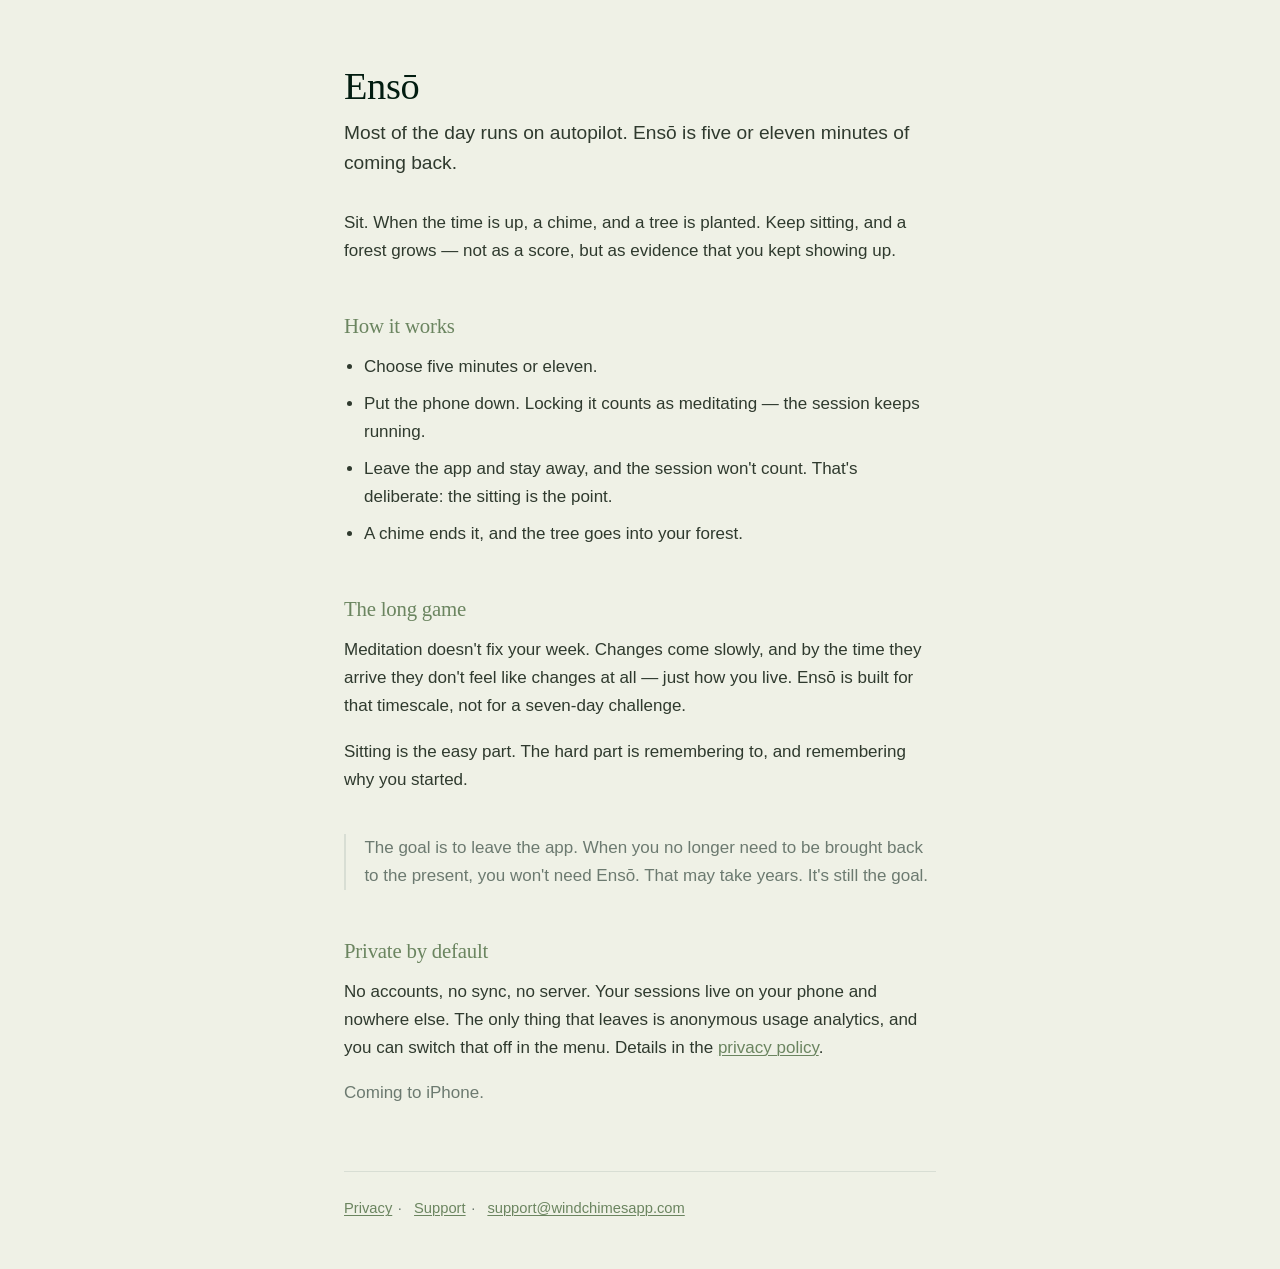
<file: index.html>
<!doctype html>
<html lang="en">
<head>
<meta charset="utf-8">
<meta name="viewport" content="width=device-width, initial-scale=1">
<title>Ensō — a meditation timer for coming back to the present</title>
<meta name="description" content="Ensō is a five- or eleven-minute meditation timer for iPhone. Sit, and a tree is planted. Keep sitting, and a forest grows.">
<link rel="stylesheet" href="/styles.css">
</head>
<body>
<div class="wrap">

  <h1>Ensō</h1>
  <p class="lede">Most of the day runs on autopilot. Ensō is five or eleven minutes of coming back.</p>

  <p>Sit. When the time is up, a chime, and a tree is planted. Keep sitting, and a forest grows — not as a score, but as evidence that you kept showing up.</p>

  <h2>How it works</h2>
  <ul>
    <li>Choose five minutes or eleven.</li>
    <li>Put the phone down. Locking it counts as meditating — the session keeps running.</li>
    <li>Leave the app and stay away, and the session won't count. That's deliberate: the sitting is the point.</li>
    <li>A chime ends it, and the tree goes into your forest.</li>
  </ul>

  <h2>The long game</h2>
  <p>Meditation doesn't fix your week. Changes come slowly, and by the time they arrive they don't feel like changes at all — just how you live. Ensō is built for that timescale, not for a seven-day challenge.</p>
  <p>Sitting is the easy part. The hard part is remembering to, and remembering why you started.</p>

  <div class="quiet">
    <p>The goal is to leave the app. When you no longer need to be brought back to the present, you won't need Ensō. That may take years. It's still the goal.</p>
  </div>

  <h2>Private by default</h2>
  <p>No accounts, no sync, no server. Your sessions live on your phone and nowhere else. The only thing that leaves is anonymous usage analytics, and you can switch that off in the menu. Details in the <a href="/privacy">privacy policy</a>.</p>

  <p style="color:var(--muted)">Coming to iPhone.</p>

  <footer>
    <a href="/privacy">Privacy</a><span class="sep">·</span>
    <a href="/support">Support</a><span class="sep">·</span>
    <a href="mailto:support@windchimesapp.com">support@windchimesapp.com</a>
  </footer>

</div>
</body>
</html>
</file>
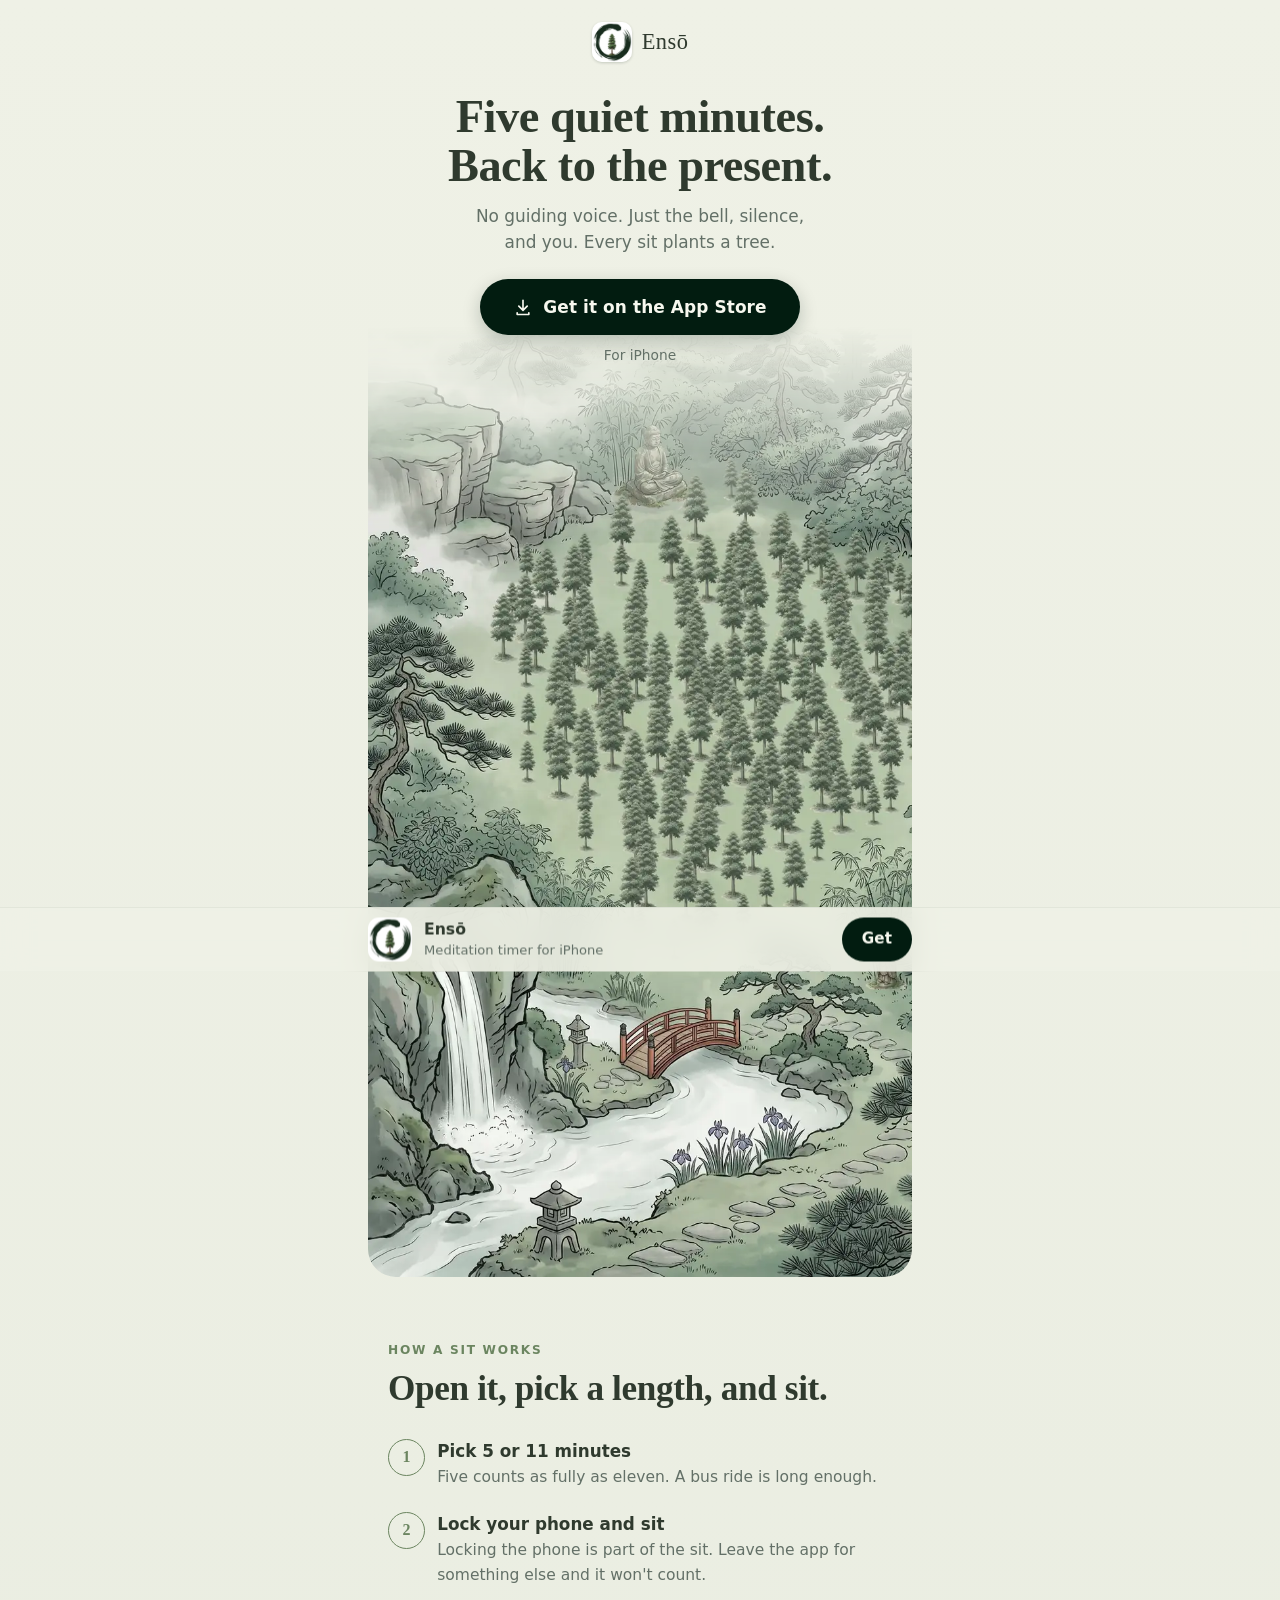
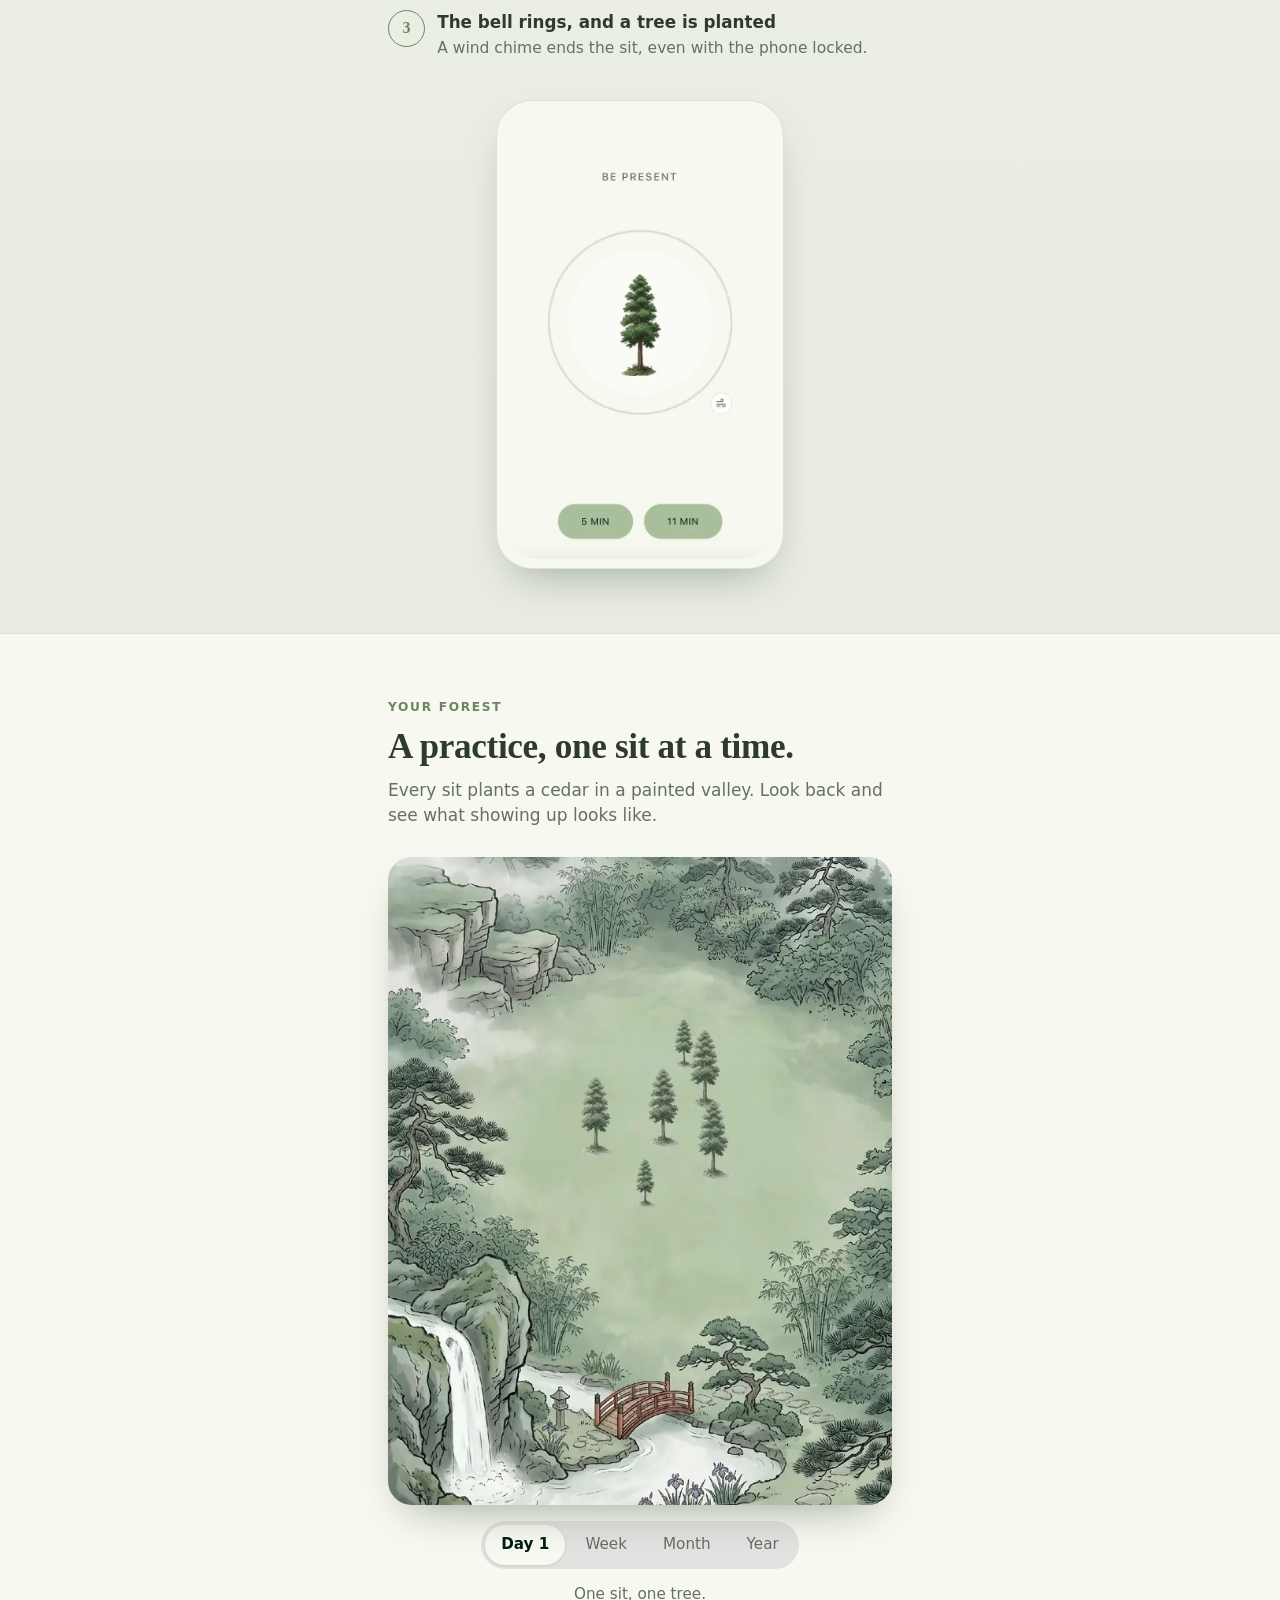
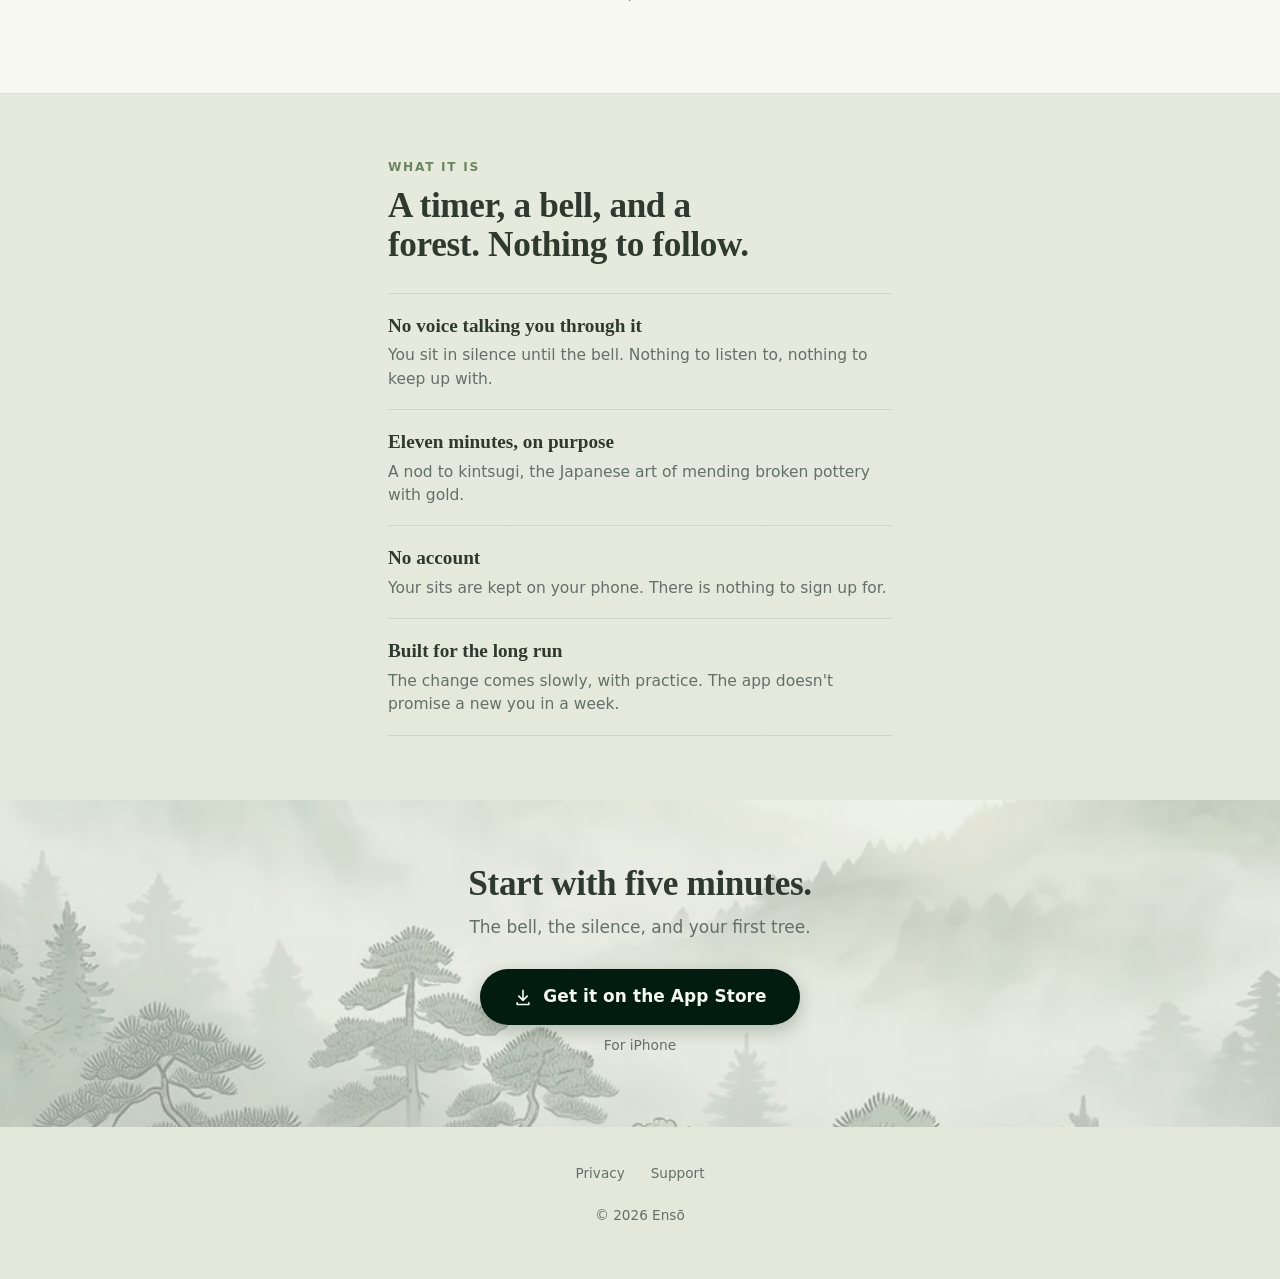
<file: enso/index.html>
<!doctype html>
<html lang="en">
<head>
<meta charset="utf-8">
<meta name="viewport" content="width=device-width, initial-scale=1, viewport-fit=cover">
<title>Ensō Meditation Timer</title>
<meta name="claude:viewport-fit-sides" content="cover">
<meta name="description" content="Five quiet minutes, back to the present. A meditation timer for iPhone with no guiding voice. Every sit plants a tree.">
<meta name="theme-color" content="#EFF1E6">
<meta name="apple-itunes-app" content="app-id=6796063642">
<meta property="og:type" content="website">
<meta property="og:title" content="Ensō: five quiet minutes, back to the present">
<meta property="og:description" content="A meditation timer with no guiding voice. Just the bell, silence, and you. Every sit plants a tree.">
<meta property="og:image" content="https://windchimesapp.com/enso/img/og.jpg">
<meta property="og:url" content="https://windchimesapp.com/enso">
<meta name="twitter:card" content="summary_large_image">
<link rel="icon" type="image/png" sizes="32x32" href="img/icon-32.png">
<link rel="apple-touch-icon" href="img/icon-180.png">
<link rel="preload" as="image" href="img/hero.webp" fetchpriority="high">
<style>
/* Layout: one phone-width column. The painting is the hero; its misty sky
   carries the headline and the download button, so both sit in the first
   screen of an Instagram in-app browser. A sticky bar keeps the button under
   the thumb once the hero scrolls away.
   Palette: the app's own tokens (src/theme/theme.ts). Light only, like the app. */
:root {
  --mist: #EFF1E6;       /* colors.background */
  --paper: #F7F8EF;      /* colors.surface */
  --ink: #2F3A2E;        /* colors.textPrimary */
  --ink-deep: #021C10;   /* colors.statsInk, the button */
  --muted: #637067;      /* colors.textSecondary, AA on mist */
  --sage: #6B8560;       /* colors.accent */
  --sage-soft: #A9BF9B;  /* colors.accentSoft */
  --line: rgba(74,101,73,0.15); /* colors.glassBorder */
  --display: "Iowan Old Style", "Palatino Linotype", Palatino, "Book Antiqua", Georgia, serif;
  --text: -apple-system, BlinkMacSystemFont, "SF Pro Text", system-ui, "Segoe UI", Roboto, sans-serif;
  --col: 34rem;
  color-scheme: light;
}
* { box-sizing: border-box; }
html { -webkit-text-size-adjust: 100%; }
body {
  margin: 0;
  background: var(--mist);
  color: var(--ink);
  font: 17px/1.5 var(--text);
  -webkit-font-smoothing: antialiased;
}
img { max-width: 100%; height: auto; display: block; }
a { color: inherit; }
:focus-visible { outline: 2px solid var(--sage); outline-offset: 3px; border-radius: 6px; }

.wrap {
  max-width: var(--col);
  margin: 0 auto;
  padding-left: max(20px, env(safe-area-inset-left, 0px));
  padding-right: max(20px, env(safe-area-inset-right, 0px));
}

/* ---------- Hero ---------- */
.hero { position: relative; max-width: var(--col); margin: 0 auto; overflow: hidden; }
.hero-copy {
  position: relative; z-index: 1;
  padding-top: calc(env(safe-area-inset-top, 0px) + 22px);
  padding-left: max(20px, env(safe-area-inset-left, 0px));
  padding-right: max(20px, env(safe-area-inset-right, 0px));
  display: flex; flex-direction: column; align-items: center; text-align: center;
}
.hero-art { /* the painting rises out of the page's mist under the button */
  width: 100%; margin-top: -40px;
  -webkit-mask-image: linear-gradient(to bottom, transparent 0, #000 22%);
          mask-image: linear-gradient(to bottom, transparent 0, #000 22%);
}
.brand { display: flex; align-items: center; gap: 10px; text-decoration: none; }
.brand img { width: 40px; height: 40px; border-radius: 10px; box-shadow: 0 1px 3px rgba(2,28,16,.18); }
.brand span { font: 500 1.4rem/1 var(--display); letter-spacing: .02em; }

h1, h2 { font-family: var(--display); font-weight: 600; text-wrap: balance; margin: 0; letter-spacing: -.01em; }
h1 { font-size: clamp(2.15rem, 9.6vw, 2.9rem); line-height: 1.06; margin-top: 30px; }
.lede { margin: 14px 0 0; font-size: 1.06rem; color: var(--muted); max-width: 22em; text-wrap: balance; }

/* ---------- Download button ---------- */
.cta { margin-top: 24px; display: flex; flex-direction: column; align-items: center; gap: 10px; width: 100%; }
.btn {
  display: inline-flex; align-items: center; justify-content: center; gap: 10px;
  min-height: 56px; width: 100%; max-width: 20rem; padding: 0 26px;
  border-radius: 999px; background: var(--ink-deep); color: var(--paper);
  font: 600 1.06rem/1 var(--text); text-decoration: none; letter-spacing: .005em;
  box-shadow: 0 6px 18px rgba(2,28,16,.22);
  transition: transform .15s ease, box-shadow .15s ease;
  -webkit-tap-highlight-color: transparent;
}
.btn:active { transform: scale(.97); box-shadow: 0 3px 10px rgba(2,28,16,.2); }
.btn svg { width: 20px; height: 20px; flex: none; }
.btn[aria-disabled="true"] { background: var(--sage-soft); color: var(--ink); box-shadow: none; pointer-events: none; }
.cta-note { font-size: .86rem; color: var(--muted); margin: 0; }

/* ---------- Sections ---------- */
section { padding-block: 64px; }
.eyebrow { font-size: .76rem; font-weight: 600; letter-spacing: .14em; text-transform: uppercase; color: var(--sage); margin: 0 0 10px; }
h2 { font-size: clamp(1.75rem, 7.4vw, 2.2rem); line-height: 1.12; }
.sub { color: var(--muted); margin: 12px 0 0; }

/* How a sit works */
.steps { list-style: none; padding: 0; margin: 30px 0 0; display: grid; gap: 22px; counter-reset: step; }
.steps li { display: grid; grid-template-columns: 2.2rem 1fr; gap: 14px; align-items: start; counter-increment: step; }
.steps li::before {
  content: counter(step); width: 2.2rem; height: 2.2rem; border-radius: 50%;
  border: 1.5px solid var(--sage); color: var(--sage);
  display: grid; place-items: center; font: 600 1rem/1 var(--display);
}
.steps b { display: block; font-weight: 600; font-size: 1.05rem; }
.steps span { color: var(--muted); font-size: .97rem; }

.phone {
  margin: 40px auto 0; width: min(78%, 18rem);
  border-radius: 36px; padding: 9px; background: var(--paper);
  border: 1px solid var(--line); box-shadow: 0 20px 44px -18px rgba(2,28,16,.35);
}
.phone img { border-radius: 28px; width: 100%; aspect-ratio: 600 / 1005; object-fit: cover; }

/* The forest across a year */
.grow { background: var(--paper); border-block: 1px solid var(--line); }
.frame {
  position: relative; margin-top: 28px; border-radius: 24px; overflow: hidden;
  aspect-ratio: 640 / 1081; max-height: 72vh; width: 100%;
  background: #DCE3D6; box-shadow: 0 20px 44px -20px rgba(2,28,16,.4);
}
.frame img { position: absolute; inset: 0; width: 100%; height: 100%; object-fit: cover; opacity: 0; transition: opacity .7s ease; }
.frame img.on { opacity: 1; }
.tabs {
  display: flex; gap: 4px; padding: 4px; margin: 16px auto 0; width: fit-content; max-width: 100%;
  background: #E4E2E1; border-radius: 999px;
}
.tabs button {
  appearance: none; border: 0; background: transparent; color: var(--muted);
  font: 500 .95rem/1 var(--text); min-height: 40px; padding: 0 16px; border-radius: 999px; cursor: pointer;
  -webkit-tap-highlight-color: transparent;
}
.tabs button[aria-selected="true"] { background: var(--paper); color: var(--ink-deep); font-weight: 600; box-shadow: 0 1px 3px rgba(2,28,16,.12); }
.caption { text-align: center; color: var(--muted); font-size: .95rem; margin: 14px 0 0; min-height: 3em; }

/* What it is, plainly */
.facts { list-style: none; padding: 0; margin: 28px 0 0; display: grid; gap: 0; }
.facts li { padding: 18px 0; border-top: 1px solid var(--line); display: grid; gap: 4px; }
.facts li:last-child { border-bottom: 1px solid var(--line); }
.facts b { font-family: var(--display); font-weight: 600; font-size: 1.2rem; }
.facts span { color: var(--muted); font-size: .97rem; }

/* Closing */
.close { position: relative; text-align: center; overflow: hidden; padding-bottom: 72px; }
.close-art { position: absolute; inset: 0; width: 100%; height: 100%; object-fit: cover; opacity: .4; }
.close .wrap { position: relative; }
.close .cta { margin-top: 28px; }

footer { padding-block: 28px 40px; text-align: center; font-size: .85rem; color: var(--muted); }
footer nav { display: flex; justify-content: center; gap: 22px; margin-bottom: 10px; }
footer a { text-decoration: none; padding: 8px 2px; }
footer a:hover { text-decoration: underline; }

/* Sticky bar: appears once the hero button has scrolled away */
.dock {
  position: fixed; left: 0; right: 0; bottom: 0; z-index: 20;
  padding: 10px max(16px, env(safe-area-inset-right, 0px)) calc(10px + env(safe-area-inset-bottom, 0px)) max(16px, env(safe-area-inset-left, 0px));
  background: rgba(239,241,230,.9); -webkit-backdrop-filter: blur(14px); backdrop-filter: blur(14px);
  border-top: 1px solid var(--line);
  transform: translateY(110%); transition: transform .3s ease;
}
.dock.show { transform: none; }
.dock-in { max-width: var(--col); margin: 0 auto; display: flex; align-items: center; gap: 12px; }
.dock-in img { width: 44px; height: 44px; border-radius: 11px; flex: none; }
.dock-in div { flex: 1; min-width: 0; line-height: 1.25; }
.dock-in strong { display: block; font-size: .98rem; }
.dock-in small { color: var(--muted); font-size: .82rem; }
.dock .btn { width: auto; min-height: 44px; padding: 0 20px; font-size: .95rem; box-shadow: none; }

@media (min-width: 700px) {
  body { background: linear-gradient(var(--mist), #E3E8DB); }
  .hero { border-radius: 0 0 28px 28px; }
}
@media (prefers-reduced-motion: reduce) {
  *, *::before, *::after { transition: none !important; }
}
</style>
</head>
<body>

<header class="hero">
  <div class="hero-copy">
    <a class="brand" href="#" aria-label="Ensō">
      <img src="img/icon-96.png" width="40" height="40" alt="">
      <span>Ensō</span>
    </a>
    <h1>Five quiet minutes. Back to the present.</h1>
    <p class="lede">No guiding voice. Just the bell, silence, and you. Every sit plants a tree.</p>
    <div class="cta">
      <a class="btn js-store" href="https://apps.apple.com/app/id6796063642">
        <svg viewBox="0 0 24 24" aria-hidden="true"><path fill="currentColor" d="M12 3a1 1 0 0 1 1 1v9.59l3.3-3.3a1 1 0 1 1 1.4 1.42l-5 5a1 1 0 0 1-1.4 0l-5-5a1 1 0 1 1 1.4-1.42l3.3 3.3V4a1 1 0 0 1 1-1Zm-7 15a1 1 0 0 1 1 1v1h12v-1a1 1 0 1 1 2 0v2a1 1 0 0 1-1 1H5a1 1 0 0 1-1-1v-2a1 1 0 0 1 1-1Z"/></svg>
        <span class="js-store-label">Get it on the App Store</span>
      </a>
      <p class="cta-note js-store-note">For iPhone</p>
    </div>
  </div>
  <img class="hero-art" src="img/hero.webp" width="828" height="1449" alt="A painted Japanese valley: a meadow full of young cedar trees, a waterfall, a red bridge and stone lanterns in the mist." fetchpriority="high">
</header>

<main>
  <section aria-labelledby="how">
    <div class="wrap">
      <p class="eyebrow">How a sit works</p>
      <h2 id="how">Open it, pick a length, and sit.</h2>
      <ol class="steps">
        <li><div><b>Pick 5 or 11 minutes</b><span>Five counts as fully as eleven. A bus ride is long enough.</span></div></li>
        <li><div><b>Lock your phone and sit</b><span>Locking the phone is part of the sit. Leave the app for something else and it won't count.</span></div></li>
        <li><div><b>The bell rings, and a tree is planted</b><span>A wind chime ends the sit, even with the phone locked.</span></div></li>
      </ol>
      <div class="phone">
        <img src="img/timer.webp" width="600" height="1005" loading="lazy" alt="The Ensō timer: a cedar tree inside a circle, the words Be present, and two buttons, 5 min and 11 min.">
      </div>
    </div>
  </section>

  <section class="grow" aria-labelledby="grow">
    <div class="wrap">
      <p class="eyebrow">Your forest</p>
      <h2 id="grow">A practice, one sit at a time.</h2>
      <p class="sub">Every sit plants a cedar in a painted valley. Look back and see what showing up looks like.</p>
      <div class="frame" id="frame">
        <img class="on" src="img/grow-1.webp" width="640" height="1081" alt="The valley on the first day, with one young cedar in the meadow.">
        <img src="img/grow-2.webp" width="640" height="1081" loading="lazy" alt="After a week, a handful of cedars stand in the meadow.">
        <img src="img/grow-3.webp" width="640" height="1081" loading="lazy" alt="After a month, the meadow holds dozens of cedars.">
        <img src="img/grow-4.webp" width="640" height="1081" loading="lazy" alt="After a year, the meadow is a dense cedar forest.">
      </div>
      <div class="tabs" role="tablist" aria-label="Show the forest after">
        <button role="tab" aria-selected="true" aria-controls="frame" id="t0">Day 1</button>
        <button role="tab" aria-selected="false" aria-controls="frame" id="t1">Week</button>
        <button role="tab" aria-selected="false" aria-controls="frame" id="t2">Month</button>
        <button role="tab" aria-selected="false" aria-controls="frame" id="t3">Year</button>
      </div>
      <p class="caption" id="caption" aria-live="polite">One sit, one tree.</p>
    </div>
  </section>

  <section aria-labelledby="plain">
    <div class="wrap">
      <p class="eyebrow">What it is</p>
      <h2 id="plain">A timer, a bell, and a forest. Nothing to follow.</h2>
      <ul class="facts">
        <li><b>No voice talking you through it</b><span>You sit in silence until the bell. Nothing to listen to, nothing to keep up with.</span></li>
        <li><b>Eleven minutes, on purpose</b><span>A nod to kintsugi, the Japanese art of mending broken pottery with gold.</span></li>
        <li><b>No account</b><span>Your sits are kept on your phone. There is nothing to sign up for.</span></li>
        <li><b>Built for the long run</b><span>The change comes slowly, with practice. The app doesn't promise a new you in a week.</span></li>
      </ul>
    </div>
  </section>

  <section class="close" aria-labelledby="start">
    <img class="close-art" src="img/mist.webp" width="990" height="558" loading="lazy" alt="">
    <div class="wrap">
      <h2 id="start">Start with five minutes.</h2>
      <p class="sub">The bell, the silence, and your first tree.</p>
      <div class="cta" id="close-cta">
        <a class="btn js-store" href="https://apps.apple.com/app/id6796063642">
          <svg viewBox="0 0 24 24" aria-hidden="true"><path fill="currentColor" d="M12 3a1 1 0 0 1 1 1v9.59l3.3-3.3a1 1 0 1 1 1.4 1.42l-5 5a1 1 0 0 1-1.4 0l-5-5a1 1 0 1 1 1.4-1.42l3.3 3.3V4a1 1 0 0 1 1-1Zm-7 15a1 1 0 0 1 1 1v1h12v-1a1 1 0 1 1 2 0v2a1 1 0 0 1-1 1H5a1 1 0 0 1-1-1v-2a1 1 0 0 1 1-1Z"/></svg>
          <span class="js-store-label">Get it on the App Store</span>
        </a>
        <p class="cta-note js-store-note">For iPhone</p>
      </div>
    </div>
  </section>
</main>

<footer>
  <div class="wrap">
    <nav aria-label="Legal and help">
      <a href="https://windchimesapp.com/privacy">Privacy</a>
      <a href="https://windchimesapp.com/support">Support</a>
    </nav>
    <p>© 2026 Ensō</p>
  </div>
</footer>

<div class="dock" id="dock" aria-hidden="true">
  <div class="dock-in">
    <img src="img/icon-96.png" width="44" height="44" alt="">
    <div><strong>Ensō</strong><small class="js-store-note">Meditation timer for iPhone</small></div>
    <a class="btn js-store" href="https://apps.apple.com/app/id6796063642" tabindex="-1"><span class="js-store-label">Get</span></a>
  </div>
</div>

<script>
(function () {
  // ---- Store link -------------------------------------------------------
  // App Store Connect campaign tracking: put your provider token in PT
  // (App Analytics > Acquisition > Campaigns > Generate a campaign link).
  // Each Instagram link can name itself with ?c=..., e.g. ?c=bio or ?c=reel-bell,
  // and that name is passed through as the campaign.
  var APP_ID = "6796063642";
  var PT = ""; // provider token, e.g. "123456789"
  var PLAY_URL = ""; // the Google Play listing, once there is one
  // Until then, Android visitors get a waitlist (a Google Form that only asks for an email).
  var WAITLIST_URL = "https://docs.google.com/forms/d/e/1FAIpQLSeubgwzyhcmUX3HkI9VnTxDyuLEY05QTIR1tpiXUVUJ6UV2dw/viewform";

  var q = new URLSearchParams(location.search);
  var campaign = (q.get("c") || "instagram").replace(/[^a-z0-9_-]/gi, "").slice(0, 40) || "instagram";
  var appStore = "https://apps.apple.com/app/id" + APP_ID + (PT ? "?pt=" + PT + "&ct=" + campaign + "&mt=8" : "");

  var ua = navigator.userAgent || "";
  var isAndroid = /Android/i.test(ua);

  var buttons = document.querySelectorAll(".js-store");
  var labels = document.querySelectorAll(".js-store-label");
  var notes = document.querySelectorAll(".js-store-note");

  if (isAndroid && PLAY_URL) {
    buttons.forEach(function (b) { b.href = PLAY_URL; });
    labels.forEach(function (l) { l.textContent = l.closest(".dock") ? "Get" : "Get it on Google Play"; });
    notes.forEach(function (n) { n.textContent = "For Android"; });
  } else if (isAndroid) {
    buttons.forEach(function (b) {
      if (b.closest(".dock")) { b.hidden = true; return; }
      b.href = WAITLIST_URL; b.target = "_blank"; b.rel = "noopener";
    });
    labels.forEach(function (l) { l.textContent = "Join the Android waitlist"; });
    notes.forEach(function (n) { n.textContent = n.closest(".dock") ? "Coming to Android" : "Ensō is on iPhone for now. We'll email you once, when Android is ready."; });
  } else {
    buttons.forEach(function (b) { b.href = appStore; });
  }

  // ---- Sticky download bar ---------------------------------------------
  var dock = document.getElementById("dock");
  var heroCta = document.querySelector(".hero .cta");
  var closeCta = document.getElementById("close-cta");
  if ("IntersectionObserver" in window && !(isAndroid && !PLAY_URL)) {
    var seen = { hero: true, close: false };
    var update = function () {
      var show = !seen.hero && !seen.close;
      dock.classList.toggle("show", show);
      dock.setAttribute("aria-hidden", show ? "false" : "true");
      dock.querySelector(".btn").tabIndex = show ? 0 : -1;
    };
    new IntersectionObserver(function (es) {
      es.forEach(function (e) { seen[e.target === heroCta ? "hero" : "close"] = e.isIntersecting; });
      update();
    }).observe(heroCta);
    new IntersectionObserver(function (es) {
      es.forEach(function (e) { seen.close = e.isIntersecting; });
      update();
    }).observe(closeCta);
  }

  // ---- The forest across a year ----------------------------------------
  var imgs = document.querySelectorAll("#frame img");
  var tabs = document.querySelectorAll(".tabs button");
  var caption = document.getElementById("caption");
  var captions = [
    "One sit, one tree.",
    "A week of showing up.",
    "A month in, the meadow is filling.",
    "A year later, a forest."
  ];
  var current = 0, timer = null;
  function show(i) {
    current = i;
    imgs.forEach(function (im, k) { im.classList.toggle("on", k === i); });
    tabs.forEach(function (t, k) { t.setAttribute("aria-selected", k === i ? "true" : "false"); });
    caption.textContent = captions[i];
  }
  tabs.forEach(function (t, i) {
    t.addEventListener("click", function () { stop(); show(i); });
  });
  function stop() { if (timer) { clearInterval(timer); timer = null; } }

  // Plays through once on its own when it comes into view, then waits for taps.
  var still = window.matchMedia && matchMedia("(prefers-reduced-motion: reduce)").matches;
  if (!still && "IntersectionObserver" in window) {
    var played = false;
    new IntersectionObserver(function (es, ob) {
      es.forEach(function (e) {
        if (!e.isIntersecting || played) return;
        played = true; ob.disconnect();
        timer = setInterval(function () {
          if (current >= imgs.length - 1) { stop(); return; }
          show(current + 1);
        }, 1800);
      });
    }, { threshold: 0.55 }).observe(document.getElementById("frame"));
  }
})();
</script>
</body>
</html>
</file>
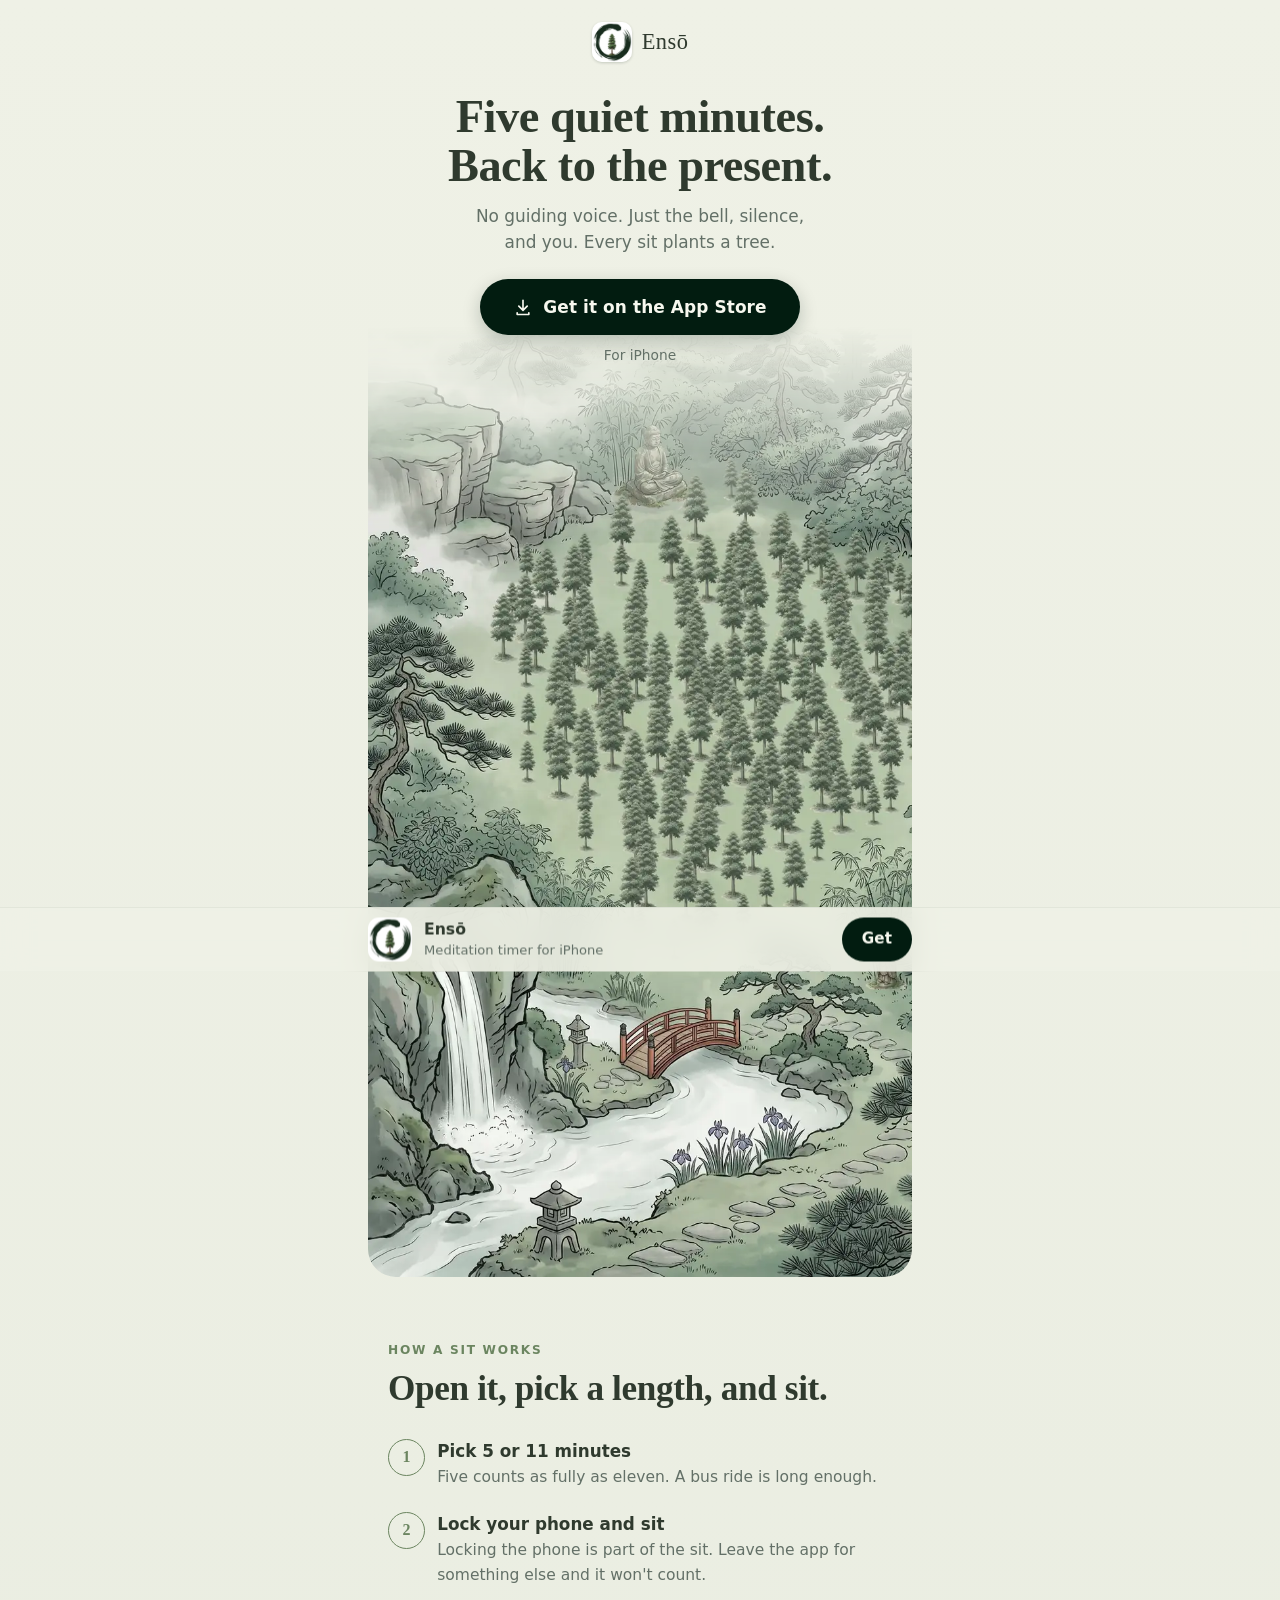
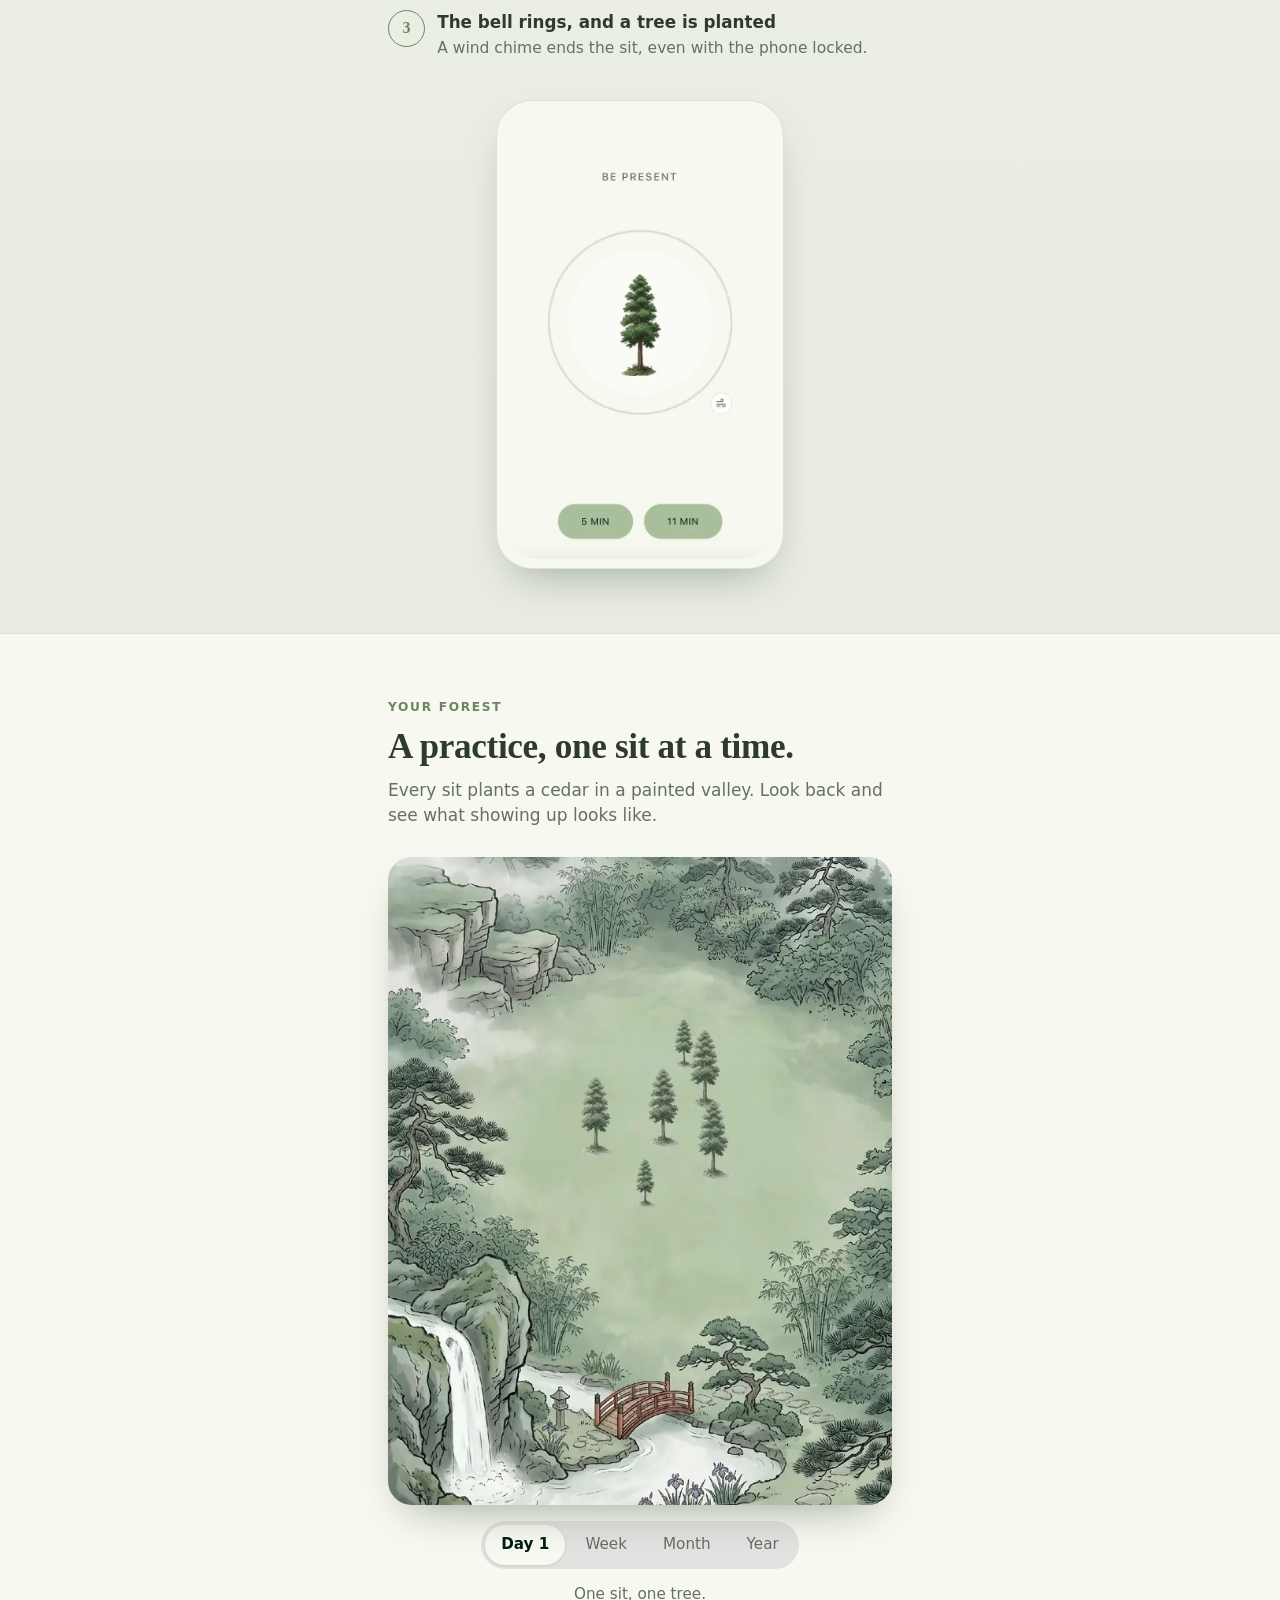
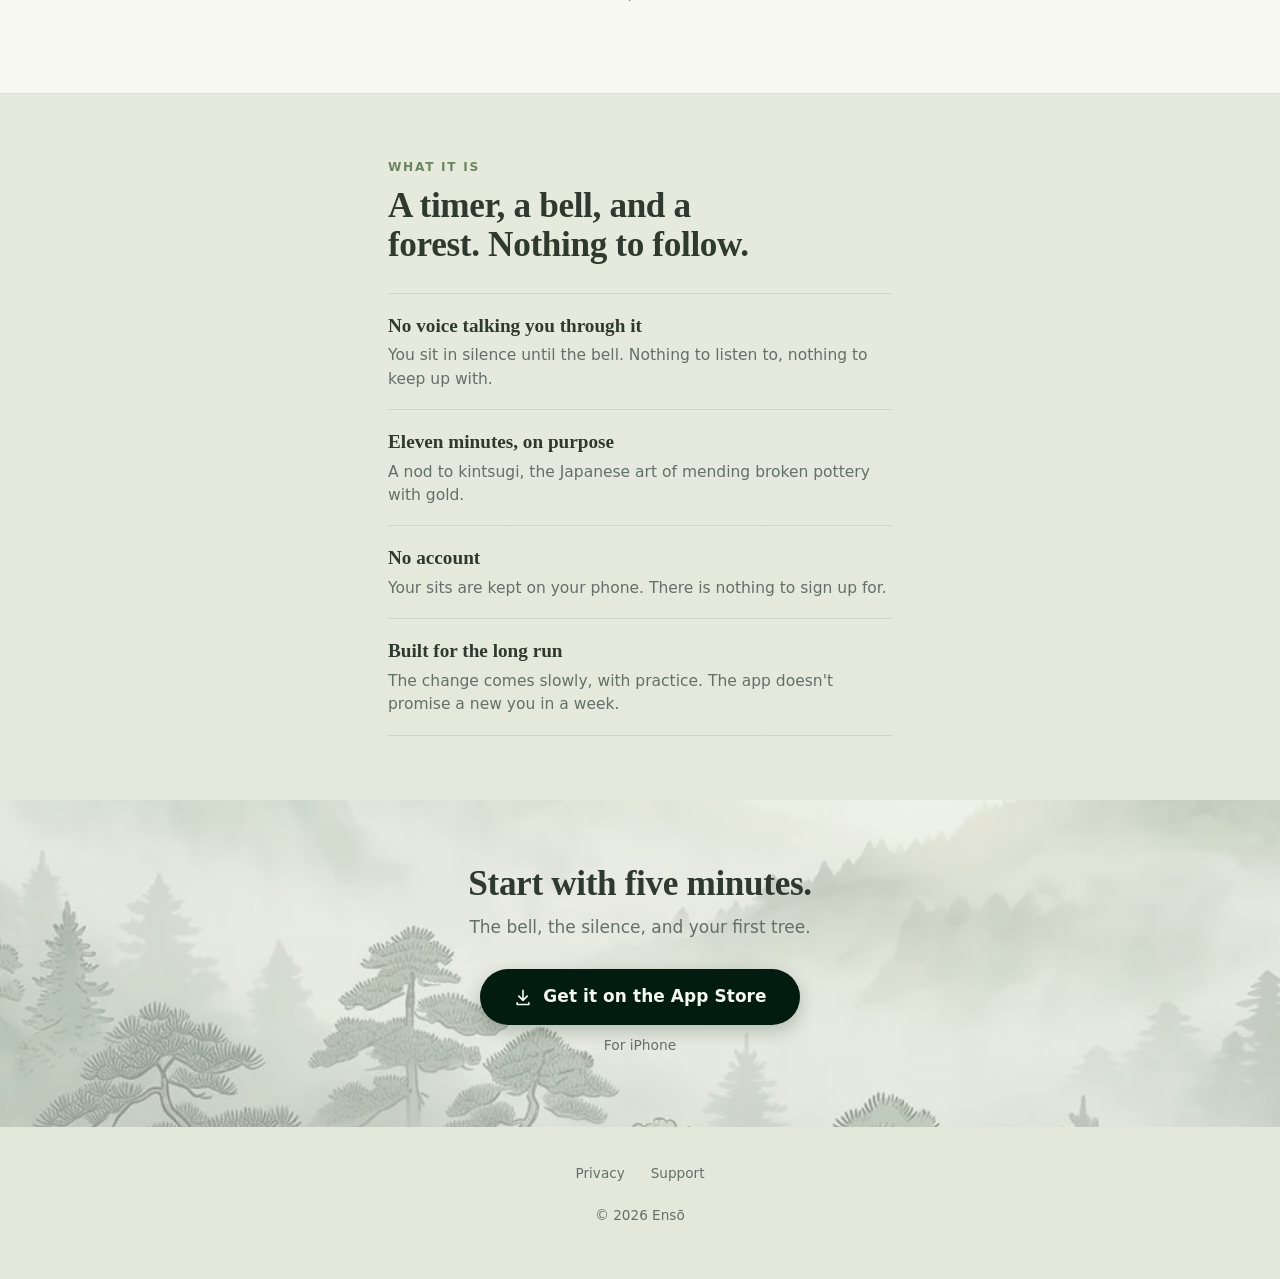
<file: get/index.html>
<!doctype html>
<html lang="en">
<head>
<meta charset="utf-8">
<meta name="viewport" content="width=device-width, initial-scale=1, viewport-fit=cover">
<title>Ensō Meditation Timer</title>
<meta name="claude:viewport-fit-sides" content="cover">
<meta name="description" content="Five quiet minutes, back to the present. A meditation timer for iPhone with no guiding voice. Every sit plants a tree.">
<meta name="theme-color" content="#EFF1E6">
<meta name="apple-itunes-app" content="app-id=6796063642">
<meta property="og:type" content="website">
<meta property="og:title" content="Ensō: five quiet minutes, back to the present">
<meta property="og:description" content="A meditation timer with no guiding voice. Just the bell, silence, and you. Every sit plants a tree.">
<meta property="og:image" content="https://windchimesapp.com/get/img/og.jpg">
<meta property="og:url" content="https://windchimesapp.com/get">
<meta name="twitter:card" content="summary_large_image">
<link rel="icon" type="image/png" sizes="32x32" href="img/icon-32.png">
<link rel="apple-touch-icon" href="img/icon-180.png">
<link rel="preload" as="image" href="img/hero.webp" fetchpriority="high">
<style>
/* Layout: one phone-width column. The painting is the hero; its misty sky
   carries the headline and the download button, so both sit in the first
   screen of an Instagram in-app browser. A sticky bar keeps the button under
   the thumb once the hero scrolls away.
   Palette: the app's own tokens (src/theme/theme.ts). Light only, like the app. */
:root {
  --mist: #EFF1E6;       /* colors.background */
  --paper: #F7F8EF;      /* colors.surface */
  --ink: #2F3A2E;        /* colors.textPrimary */
  --ink-deep: #021C10;   /* colors.statsInk, the button */
  --muted: #637067;      /* colors.textSecondary, AA on mist */
  --sage: #6B8560;       /* colors.accent */
  --sage-soft: #A9BF9B;  /* colors.accentSoft */
  --line: rgba(74,101,73,0.15); /* colors.glassBorder */
  --display: "Iowan Old Style", "Palatino Linotype", Palatino, "Book Antiqua", Georgia, serif;
  --text: -apple-system, BlinkMacSystemFont, "SF Pro Text", system-ui, "Segoe UI", Roboto, sans-serif;
  --col: 34rem;
  color-scheme: light;
}
* { box-sizing: border-box; }
html { -webkit-text-size-adjust: 100%; }
body {
  margin: 0;
  background: var(--mist);
  color: var(--ink);
  font: 17px/1.5 var(--text);
  -webkit-font-smoothing: antialiased;
}
img { max-width: 100%; height: auto; display: block; }
a { color: inherit; }
:focus-visible { outline: 2px solid var(--sage); outline-offset: 3px; border-radius: 6px; }

.wrap {
  max-width: var(--col);
  margin: 0 auto;
  padding-left: max(20px, env(safe-area-inset-left, 0px));
  padding-right: max(20px, env(safe-area-inset-right, 0px));
}

/* ---------- Hero ---------- */
.hero { position: relative; max-width: var(--col); margin: 0 auto; overflow: hidden; }
.hero-copy {
  position: relative; z-index: 1;
  padding-top: calc(env(safe-area-inset-top, 0px) + 22px);
  padding-left: max(20px, env(safe-area-inset-left, 0px));
  padding-right: max(20px, env(safe-area-inset-right, 0px));
  display: flex; flex-direction: column; align-items: center; text-align: center;
}
.hero-art { /* the painting rises out of the page's mist under the button */
  width: 100%; margin-top: -40px;
  -webkit-mask-image: linear-gradient(to bottom, transparent 0, #000 22%);
          mask-image: linear-gradient(to bottom, transparent 0, #000 22%);
}
.brand { display: flex; align-items: center; gap: 10px; text-decoration: none; }
.brand img { width: 40px; height: 40px; border-radius: 10px; box-shadow: 0 1px 3px rgba(2,28,16,.18); }
.brand span { font: 500 1.4rem/1 var(--display); letter-spacing: .02em; }

h1, h2 { font-family: var(--display); font-weight: 600; text-wrap: balance; margin: 0; letter-spacing: -.01em; }
h1 { font-size: clamp(2.15rem, 9.6vw, 2.9rem); line-height: 1.06; margin-top: 30px; }
.lede { margin: 14px 0 0; font-size: 1.06rem; color: var(--muted); max-width: 22em; text-wrap: balance; }

/* ---------- Download button ---------- */
.cta { margin-top: 24px; display: flex; flex-direction: column; align-items: center; gap: 10px; width: 100%; }
.btn {
  display: inline-flex; align-items: center; justify-content: center; gap: 10px;
  min-height: 56px; width: 100%; max-width: 20rem; padding: 0 26px;
  border-radius: 999px; background: var(--ink-deep); color: var(--paper);
  font: 600 1.06rem/1 var(--text); text-decoration: none; letter-spacing: .005em;
  box-shadow: 0 6px 18px rgba(2,28,16,.22);
  transition: transform .15s ease, box-shadow .15s ease;
  -webkit-tap-highlight-color: transparent;
}
.btn:active { transform: scale(.97); box-shadow: 0 3px 10px rgba(2,28,16,.2); }
.btn svg { width: 20px; height: 20px; flex: none; }
.btn[aria-disabled="true"] { background: var(--sage-soft); color: var(--ink); box-shadow: none; pointer-events: none; }
.cta-note { font-size: .86rem; color: var(--muted); margin: 0; }

/* ---------- Sections ---------- */
section { padding-block: 64px; }
.eyebrow { font-size: .76rem; font-weight: 600; letter-spacing: .14em; text-transform: uppercase; color: var(--sage); margin: 0 0 10px; }
h2 { font-size: clamp(1.75rem, 7.4vw, 2.2rem); line-height: 1.12; }
.sub { color: var(--muted); margin: 12px 0 0; }

/* How a sit works */
.steps { list-style: none; padding: 0; margin: 30px 0 0; display: grid; gap: 22px; counter-reset: step; }
.steps li { display: grid; grid-template-columns: 2.2rem 1fr; gap: 14px; align-items: start; counter-increment: step; }
.steps li::before {
  content: counter(step); width: 2.2rem; height: 2.2rem; border-radius: 50%;
  border: 1.5px solid var(--sage); color: var(--sage);
  display: grid; place-items: center; font: 600 1rem/1 var(--display);
}
.steps b { display: block; font-weight: 600; font-size: 1.05rem; }
.steps span { color: var(--muted); font-size: .97rem; }

.phone {
  margin: 40px auto 0; width: min(78%, 18rem);
  border-radius: 36px; padding: 9px; background: var(--paper);
  border: 1px solid var(--line); box-shadow: 0 20px 44px -18px rgba(2,28,16,.35);
}
.phone img { border-radius: 28px; width: 100%; aspect-ratio: 600 / 1005; object-fit: cover; }

/* The forest across a year */
.grow { background: var(--paper); border-block: 1px solid var(--line); }
.frame {
  position: relative; margin-top: 28px; border-radius: 24px; overflow: hidden;
  aspect-ratio: 640 / 1081; max-height: 72vh; width: 100%;
  background: #DCE3D6; box-shadow: 0 20px 44px -20px rgba(2,28,16,.4);
}
.frame img { position: absolute; inset: 0; width: 100%; height: 100%; object-fit: cover; opacity: 0; transition: opacity .7s ease; }
.frame img.on { opacity: 1; }
.tabs {
  display: flex; gap: 4px; padding: 4px; margin: 16px auto 0; width: fit-content; max-width: 100%;
  background: #E4E2E1; border-radius: 999px;
}
.tabs button {
  appearance: none; border: 0; background: transparent; color: var(--muted);
  font: 500 .95rem/1 var(--text); min-height: 40px; padding: 0 16px; border-radius: 999px; cursor: pointer;
  -webkit-tap-highlight-color: transparent;
}
.tabs button[aria-selected="true"] { background: var(--paper); color: var(--ink-deep); font-weight: 600; box-shadow: 0 1px 3px rgba(2,28,16,.12); }
.caption { text-align: center; color: var(--muted); font-size: .95rem; margin: 14px 0 0; min-height: 3em; }

/* What it is, plainly */
.facts { list-style: none; padding: 0; margin: 28px 0 0; display: grid; gap: 0; }
.facts li { padding: 18px 0; border-top: 1px solid var(--line); display: grid; gap: 4px; }
.facts li:last-child { border-bottom: 1px solid var(--line); }
.facts b { font-family: var(--display); font-weight: 600; font-size: 1.2rem; }
.facts span { color: var(--muted); font-size: .97rem; }

/* Closing */
.close { position: relative; text-align: center; overflow: hidden; padding-bottom: 72px; }
.close-art { position: absolute; inset: 0; width: 100%; height: 100%; object-fit: cover; opacity: .4; }
.close .wrap { position: relative; }
.close .cta { margin-top: 28px; }

footer { padding-block: 28px 40px; text-align: center; font-size: .85rem; color: var(--muted); }
footer nav { display: flex; justify-content: center; gap: 22px; margin-bottom: 10px; }
footer a { text-decoration: none; padding: 8px 2px; }
footer a:hover { text-decoration: underline; }

/* Sticky bar: appears once the hero button has scrolled away */
.dock {
  position: fixed; left: 0; right: 0; bottom: 0; z-index: 20;
  padding: 10px max(16px, env(safe-area-inset-right, 0px)) calc(10px + env(safe-area-inset-bottom, 0px)) max(16px, env(safe-area-inset-left, 0px));
  background: rgba(239,241,230,.9); -webkit-backdrop-filter: blur(14px); backdrop-filter: blur(14px);
  border-top: 1px solid var(--line);
  transform: translateY(110%); transition: transform .3s ease;
}
.dock.show { transform: none; }
.dock-in { max-width: var(--col); margin: 0 auto; display: flex; align-items: center; gap: 12px; }
.dock-in img { width: 44px; height: 44px; border-radius: 11px; flex: none; }
.dock-in div { flex: 1; min-width: 0; line-height: 1.25; }
.dock-in strong { display: block; font-size: .98rem; }
.dock-in small { color: var(--muted); font-size: .82rem; }
.dock .btn { width: auto; min-height: 44px; padding: 0 20px; font-size: .95rem; box-shadow: none; }

@media (min-width: 700px) {
  body { background: linear-gradient(var(--mist), #E3E8DB); }
  .hero { border-radius: 0 0 28px 28px; }
}
@media (prefers-reduced-motion: reduce) {
  *, *::before, *::after { transition: none !important; }
}
</style>
</head>
<body>

<header class="hero">
  <div class="hero-copy">
    <a class="brand" href="#" aria-label="Ensō">
      <img src="img/icon-96.png" width="40" height="40" alt="">
      <span>Ensō</span>
    </a>
    <h1>Five quiet minutes. Back to the present.</h1>
    <p class="lede">No guiding voice. Just the bell, silence, and you. Every sit plants a tree.</p>
    <div class="cta">
      <a class="btn js-store" href="https://apps.apple.com/app/id6796063642">
        <svg viewBox="0 0 24 24" aria-hidden="true"><path fill="currentColor" d="M12 3a1 1 0 0 1 1 1v9.59l3.3-3.3a1 1 0 1 1 1.4 1.42l-5 5a1 1 0 0 1-1.4 0l-5-5a1 1 0 1 1 1.4-1.42l3.3 3.3V4a1 1 0 0 1 1-1Zm-7 15a1 1 0 0 1 1 1v1h12v-1a1 1 0 1 1 2 0v2a1 1 0 0 1-1 1H5a1 1 0 0 1-1-1v-2a1 1 0 0 1 1-1Z"/></svg>
        <span class="js-store-label">Get it on the App Store</span>
      </a>
      <p class="cta-note js-store-note">For iPhone</p>
    </div>
  </div>
  <img class="hero-art" src="img/hero.webp" width="828" height="1449" alt="A painted Japanese valley: a meadow full of young cedar trees, a waterfall, a red bridge and stone lanterns in the mist." fetchpriority="high">
</header>

<main>
  <section aria-labelledby="how">
    <div class="wrap">
      <p class="eyebrow">How a sit works</p>
      <h2 id="how">Open it, pick a length, and sit.</h2>
      <ol class="steps">
        <li><div><b>Pick 5 or 11 minutes</b><span>Five counts as fully as eleven. A bus ride is long enough.</span></div></li>
        <li><div><b>Lock your phone and sit</b><span>Locking the phone is part of the sit. Leave the app for something else and it won't count.</span></div></li>
        <li><div><b>The bell rings, and a tree is planted</b><span>A wind chime ends the sit, even with the phone locked.</span></div></li>
      </ol>
      <div class="phone">
        <img src="img/timer.webp" width="600" height="1005" loading="lazy" alt="The Ensō timer: a cedar tree inside a circle, the words Be present, and two buttons, 5 min and 11 min.">
      </div>
    </div>
  </section>

  <section class="grow" aria-labelledby="grow">
    <div class="wrap">
      <p class="eyebrow">Your forest</p>
      <h2 id="grow">A practice, one sit at a time.</h2>
      <p class="sub">Every sit plants a cedar in a painted valley. Look back and see what showing up looks like.</p>
      <div class="frame" id="frame">
        <img class="on" src="img/grow-1.webp" width="640" height="1081" alt="The valley on the first day, with one young cedar in the meadow.">
        <img src="img/grow-2.webp" width="640" height="1081" loading="lazy" alt="After a week, a handful of cedars stand in the meadow.">
        <img src="img/grow-3.webp" width="640" height="1081" loading="lazy" alt="After a month, the meadow holds dozens of cedars.">
        <img src="img/grow-4.webp" width="640" height="1081" loading="lazy" alt="After a year, the meadow is a dense cedar forest.">
      </div>
      <div class="tabs" role="tablist" aria-label="Show the forest after">
        <button role="tab" aria-selected="true" aria-controls="frame" id="t0">Day 1</button>
        <button role="tab" aria-selected="false" aria-controls="frame" id="t1">Week</button>
        <button role="tab" aria-selected="false" aria-controls="frame" id="t2">Month</button>
        <button role="tab" aria-selected="false" aria-controls="frame" id="t3">Year</button>
      </div>
      <p class="caption" id="caption" aria-live="polite">One sit, one tree.</p>
    </div>
  </section>

  <section aria-labelledby="plain">
    <div class="wrap">
      <p class="eyebrow">What it is</p>
      <h2 id="plain">A timer, a bell, and a forest. Nothing to follow.</h2>
      <ul class="facts">
        <li><b>No voice talking you through it</b><span>You sit in silence until the bell. Nothing to listen to, nothing to keep up with.</span></li>
        <li><b>Eleven minutes, on purpose</b><span>A nod to kintsugi, the Japanese art of mending broken pottery with gold.</span></li>
        <li><b>No account</b><span>Your sits are kept on your phone. There is nothing to sign up for.</span></li>
        <li><b>Built for the long run</b><span>The change comes slowly, with practice. The app doesn't promise a new you in a week.</span></li>
      </ul>
    </div>
  </section>

  <section class="close" aria-labelledby="start">
    <img class="close-art" src="img/mist.webp" width="990" height="558" loading="lazy" alt="">
    <div class="wrap">
      <h2 id="start">Start with five minutes.</h2>
      <p class="sub">The bell, the silence, and your first tree.</p>
      <div class="cta" id="close-cta">
        <a class="btn js-store" href="https://apps.apple.com/app/id6796063642">
          <svg viewBox="0 0 24 24" aria-hidden="true"><path fill="currentColor" d="M12 3a1 1 0 0 1 1 1v9.59l3.3-3.3a1 1 0 1 1 1.4 1.42l-5 5a1 1 0 0 1-1.4 0l-5-5a1 1 0 1 1 1.4-1.42l3.3 3.3V4a1 1 0 0 1 1-1Zm-7 15a1 1 0 0 1 1 1v1h12v-1a1 1 0 1 1 2 0v2a1 1 0 0 1-1 1H5a1 1 0 0 1-1-1v-2a1 1 0 0 1 1-1Z"/></svg>
          <span class="js-store-label">Get it on the App Store</span>
        </a>
        <p class="cta-note js-store-note">For iPhone</p>
      </div>
    </div>
  </section>
</main>

<footer>
  <div class="wrap">
    <nav aria-label="Legal and help">
      <a href="https://windchimesapp.com/privacy">Privacy</a>
      <a href="https://windchimesapp.com/support">Support</a>
    </nav>
    <p>© 2026 Ensō</p>
  </div>
</footer>

<div class="dock" id="dock" aria-hidden="true">
  <div class="dock-in">
    <img src="img/icon-96.png" width="44" height="44" alt="">
    <div><strong>Ensō</strong><small class="js-store-note">Meditation timer for iPhone</small></div>
    <a class="btn js-store" href="https://apps.apple.com/app/id6796063642" tabindex="-1"><span class="js-store-label">Get</span></a>
  </div>
</div>

<script>
(function () {
  // ---- Store link -------------------------------------------------------
  // App Store Connect campaign tracking: put your provider token in PT
  // (App Analytics > Acquisition > Campaigns > Generate a campaign link).
  // Each Instagram link can name itself with ?c=..., e.g. ?c=bio or ?c=reel-bell,
  // and that name is passed through as the campaign.
  var APP_ID = "6796063642";
  var PT = ""; // provider token, e.g. "123456789"
  var PLAY_URL = ""; // the Google Play listing, once there is one

  var q = new URLSearchParams(location.search);
  var campaign = (q.get("c") || "instagram").replace(/[^a-z0-9_-]/gi, "").slice(0, 40) || "instagram";
  var appStore = "https://apps.apple.com/app/id" + APP_ID + (PT ? "?pt=" + PT + "&ct=" + campaign + "&mt=8" : "");

  var ua = navigator.userAgent || "";
  var isAndroid = /Android/i.test(ua);

  var buttons = document.querySelectorAll(".js-store");
  var labels = document.querySelectorAll(".js-store-label");
  var notes = document.querySelectorAll(".js-store-note");

  if (isAndroid && PLAY_URL) {
    buttons.forEach(function (b) { b.href = PLAY_URL; });
    labels.forEach(function (l) { l.textContent = l.closest(".dock") ? "Get" : "Get it on Google Play"; });
    notes.forEach(function (n) { n.textContent = "For Android"; });
  } else if (isAndroid) {
    buttons.forEach(function (b) {
      if (b.closest(".dock")) { b.hidden = true; return; }
      b.removeAttribute("href"); b.setAttribute("aria-disabled", "true");
    });
    labels.forEach(function (l) { l.textContent = "Coming to Android"; });
    notes.forEach(function (n) { n.textContent = n.closest(".dock") ? "Coming to Android" : "Ensō is on iPhone for now. Android is on the way."; });
  } else {
    buttons.forEach(function (b) { b.href = appStore; });
  }

  // ---- Sticky download bar ---------------------------------------------
  var dock = document.getElementById("dock");
  var heroCta = document.querySelector(".hero .cta");
  var closeCta = document.getElementById("close-cta");
  if ("IntersectionObserver" in window && !(isAndroid && !PLAY_URL)) {
    var seen = { hero: true, close: false };
    var update = function () {
      var show = !seen.hero && !seen.close;
      dock.classList.toggle("show", show);
      dock.setAttribute("aria-hidden", show ? "false" : "true");
      dock.querySelector(".btn").tabIndex = show ? 0 : -1;
    };
    new IntersectionObserver(function (es) {
      es.forEach(function (e) { seen[e.target === heroCta ? "hero" : "close"] = e.isIntersecting; });
      update();
    }).observe(heroCta);
    new IntersectionObserver(function (es) {
      es.forEach(function (e) { seen.close = e.isIntersecting; });
      update();
    }).observe(closeCta);
  }

  // ---- The forest across a year ----------------------------------------
  var imgs = document.querySelectorAll("#frame img");
  var tabs = document.querySelectorAll(".tabs button");
  var caption = document.getElementById("caption");
  var captions = [
    "One sit, one tree.",
    "A week of showing up.",
    "A month in, the meadow is filling.",
    "A year later, a forest."
  ];
  var current = 0, timer = null;
  function show(i) {
    current = i;
    imgs.forEach(function (im, k) { im.classList.toggle("on", k === i); });
    tabs.forEach(function (t, k) { t.setAttribute("aria-selected", k === i ? "true" : "false"); });
    caption.textContent = captions[i];
  }
  tabs.forEach(function (t, i) {
    t.addEventListener("click", function () { stop(); show(i); });
  });
  function stop() { if (timer) { clearInterval(timer); timer = null; } }

  // Plays through once on its own when it comes into view, then waits for taps.
  var still = window.matchMedia && matchMedia("(prefers-reduced-motion: reduce)").matches;
  if (!still && "IntersectionObserver" in window) {
    var played = false;
    new IntersectionObserver(function (es, ob) {
      es.forEach(function (e) {
        if (!e.isIntersecting || played) return;
        played = true; ob.disconnect();
        timer = setInterval(function () {
          if (current >= imgs.length - 1) { stop(); return; }
          show(current + 1);
        }, 1800);
      });
    }, { threshold: 0.55 }).observe(document.getElementById("frame"));
  }
})();
</script>
</body>
</html>
</file>
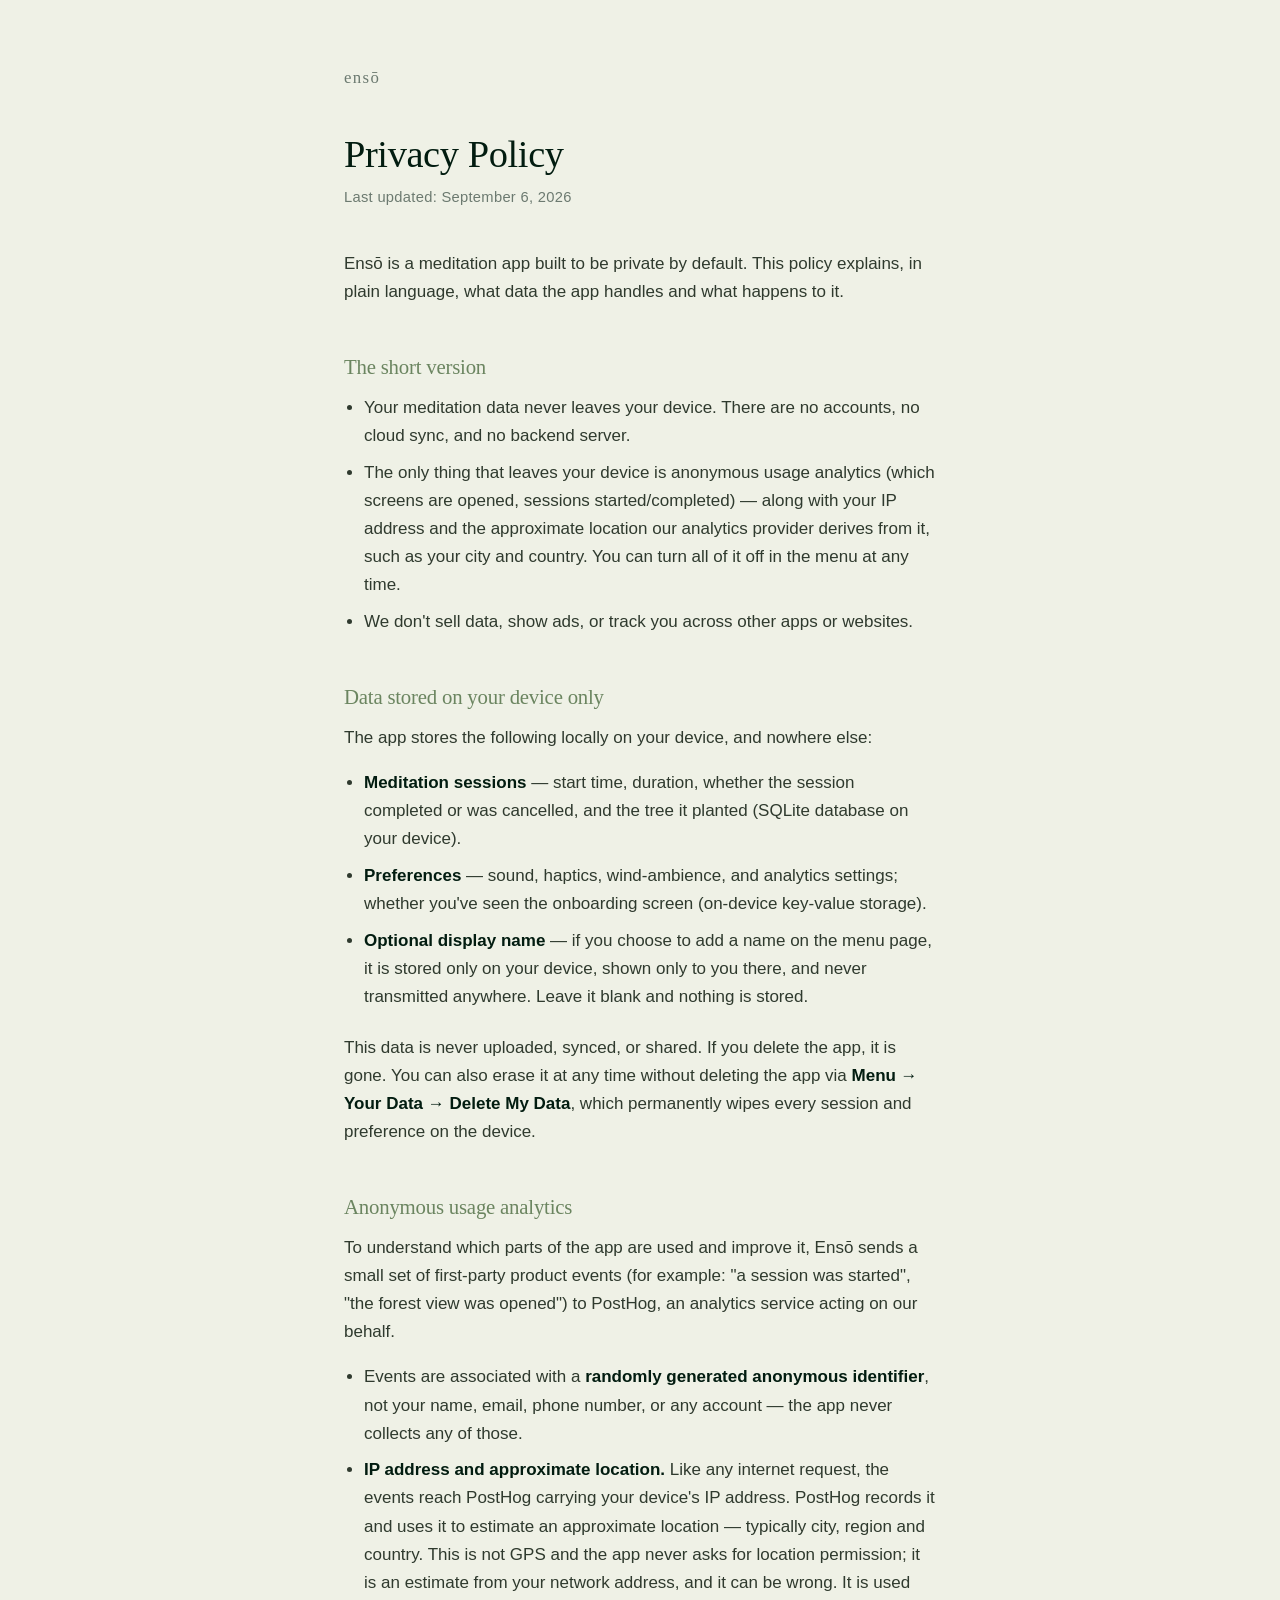
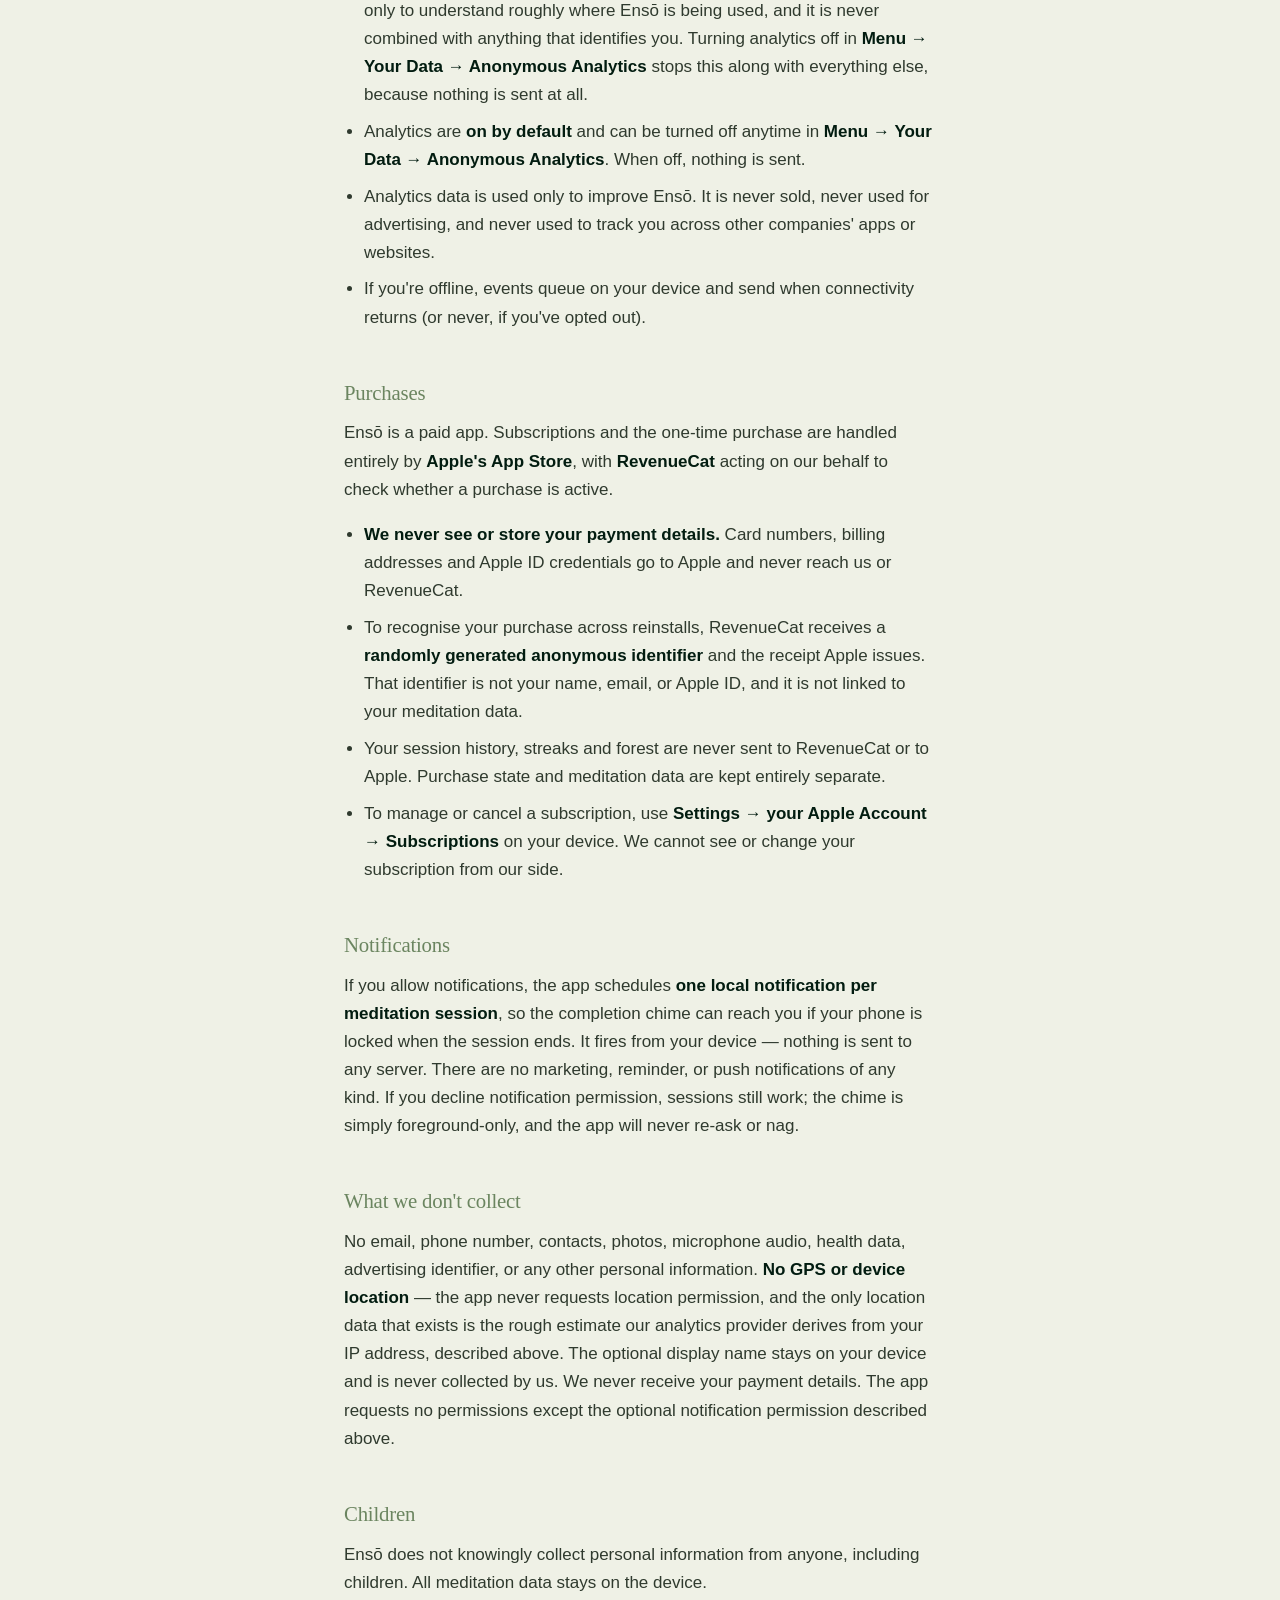
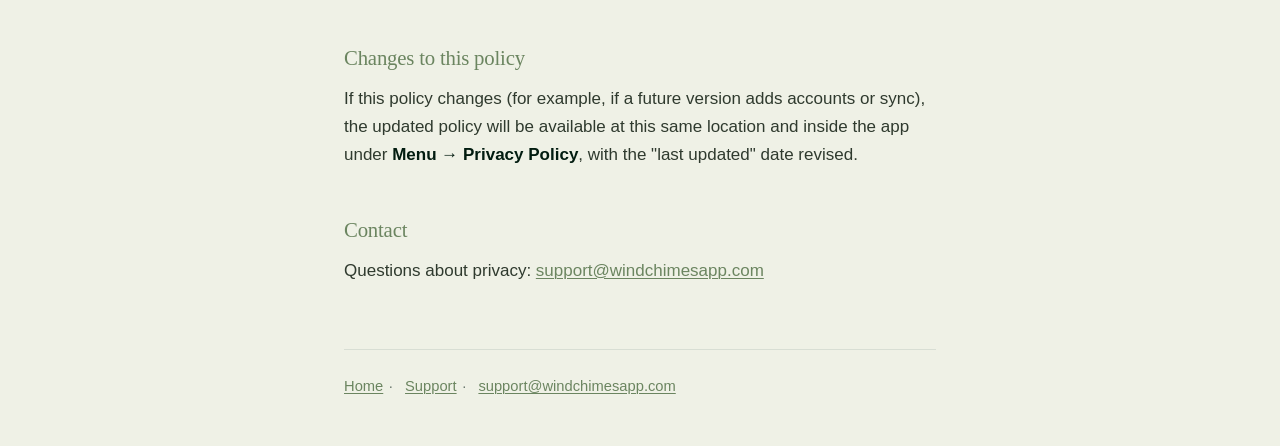
<file: privacy/index.html>
<!doctype html>
<html lang="en">
<head>
<meta charset="utf-8">
<meta name="viewport" content="width=device-width, initial-scale=1">
<title>Ensō — Privacy Policy</title>
<meta name="description" content="Ensō's privacy policy. Your meditation data never leaves your device.">
<link rel="stylesheet" href="/styles.css">
</head>
<body>
<div class="wrap">

  <a class="mark" href="/">ensō</a>

  <h1>Privacy Policy</h1>
  <p class="stamp">Last updated: September 6, 2026</p>

  <p>Ensō is a meditation app built to be private by default. This policy explains, in plain language, what data the app handles and what happens to it.</p>

  <h2>The short version</h2>
  <ul>
    <li>Your meditation data never leaves your device. There are no accounts, no cloud sync, and no backend server.</li>
    <li>The only thing that leaves your device is anonymous usage analytics (which screens are opened, sessions started/completed) — along with your IP address and the approximate location our analytics provider derives from it, such as your city and country. You can turn all of it off in the menu at any time.</li>
    <li>We don't sell data, show ads, or track you across other apps or websites.</li>
  </ul>

  <h2>Data stored on your device only</h2>
  <p>The app stores the following locally on your device, and nowhere else:</p>
  <ul>
    <li><strong>Meditation sessions</strong> — start time, duration, whether the session completed or was cancelled, and the tree it planted (SQLite database on your device).</li>
    <li><strong>Preferences</strong> — sound, haptics, wind-ambience, and analytics settings; whether you've seen the onboarding screen (on-device key-value storage).</li>
    <li><strong>Optional display name</strong> — if you choose to add a name on the menu page, it is stored only on your device, shown only to you there, and never transmitted anywhere. Leave it blank and nothing is stored.</li>
  </ul>
  <p>This data is never uploaded, synced, or shared. If you delete the app, it is gone. You can also erase it at any time without deleting the app via <strong>Menu → Your Data → Delete My Data</strong>, which permanently wipes every session and preference on the device.</p>

  <h2>Anonymous usage analytics</h2>
  <p>To understand which parts of the app are used and improve it, Ensō sends a small set of first-party product events (for example: "a session was started", "the forest view was opened") to PostHog, an analytics service acting on our behalf.</p>
  <ul>
    <li>Events are associated with a <strong>randomly generated anonymous identifier</strong>, not your name, email, phone number, or any account — the app never collects any of those.</li>
    <li><strong>IP address and approximate location.</strong> Like any internet request, the events reach PostHog carrying your device's IP address. PostHog records it and uses it to estimate an approximate location — typically city, region and country. This is not GPS and the app never asks for location permission; it is an estimate from your network address, and it can be wrong. It is used only to understand roughly where Ensō is being used, and it is never combined with anything that identifies you. Turning analytics off in <strong>Menu → Your Data → Anonymous Analytics</strong> stops this along with everything else, because nothing is sent at all.</li>
    <li>Analytics are <strong>on by default</strong> and can be turned off anytime in <strong>Menu → Your Data → Anonymous Analytics</strong>. When off, nothing is sent.</li>
    <li>Analytics data is used only to improve Ensō. It is never sold, never used for advertising, and never used to track you across other companies' apps or websites.</li>
    <li>If you're offline, events queue on your device and send when connectivity returns (or never, if you've opted out).</li>
  </ul>

  <h2>Purchases</h2>
  <p>Ensō is a paid app. Subscriptions and the one-time purchase are handled entirely by <strong>Apple's App Store</strong>, with <strong>RevenueCat</strong> acting on our behalf to check whether a purchase is active.</p>
  <ul>
    <li><strong>We never see or store your payment details.</strong> Card numbers, billing addresses and Apple ID credentials go to Apple and never reach us or RevenueCat.</li>
    <li>To recognise your purchase across reinstalls, RevenueCat receives a <strong>randomly generated anonymous identifier</strong> and the receipt Apple issues. That identifier is not your name, email, or Apple ID, and it is not linked to your meditation data.</li>
    <li>Your session history, streaks and forest are never sent to RevenueCat or to Apple. Purchase state and meditation data are kept entirely separate.</li>
    <li>To manage or cancel a subscription, use <strong>Settings → your Apple Account → Subscriptions</strong> on your device. We cannot see or change your subscription from our side.</li>
  </ul>

  <h2>Notifications</h2>
  <p>If you allow notifications, the app schedules <strong>one local notification per meditation session</strong>, so the completion chime can reach you if your phone is locked when the session ends. It fires from your device — nothing is sent to any server. There are no marketing, reminder, or push notifications of any kind. If you decline notification permission, sessions still work; the chime is simply foreground-only, and the app will never re-ask or nag.</p>

  <h2>What we don't collect</h2>
  <p>No email, phone number, contacts, photos, microphone audio, health data, advertising identifier, or any other personal information. <strong>No GPS or device location</strong> — the app never requests location permission, and the only location data that exists is the rough estimate our analytics provider derives from your IP address, described above. The optional display name stays on your device and is never collected by us. We never receive your payment details. The app requests no permissions except the optional notification permission described above.</p>

  <h2>Children</h2>
  <p>Ensō does not knowingly collect personal information from anyone, including children. All meditation data stays on the device.</p>

  <h2>Changes to this policy</h2>
  <p>If this policy changes (for example, if a future version adds accounts or sync), the updated policy will be available at this same location and inside the app under <strong>Menu → Privacy Policy</strong>, with the "last updated" date revised.</p>

  <h2>Contact</h2>
  <p>Questions about privacy: <a href="mailto:support@windchimesapp.com">support@windchimesapp.com</a></p>

  <footer>
    <a href="/">Home</a><span class="sep">·</span>
    <a href="/support">Support</a><span class="sep">·</span>
    <a href="mailto:support@windchimesapp.com">support@windchimesapp.com</a>
  </footer>

</div>
</body>
</html>
</file>
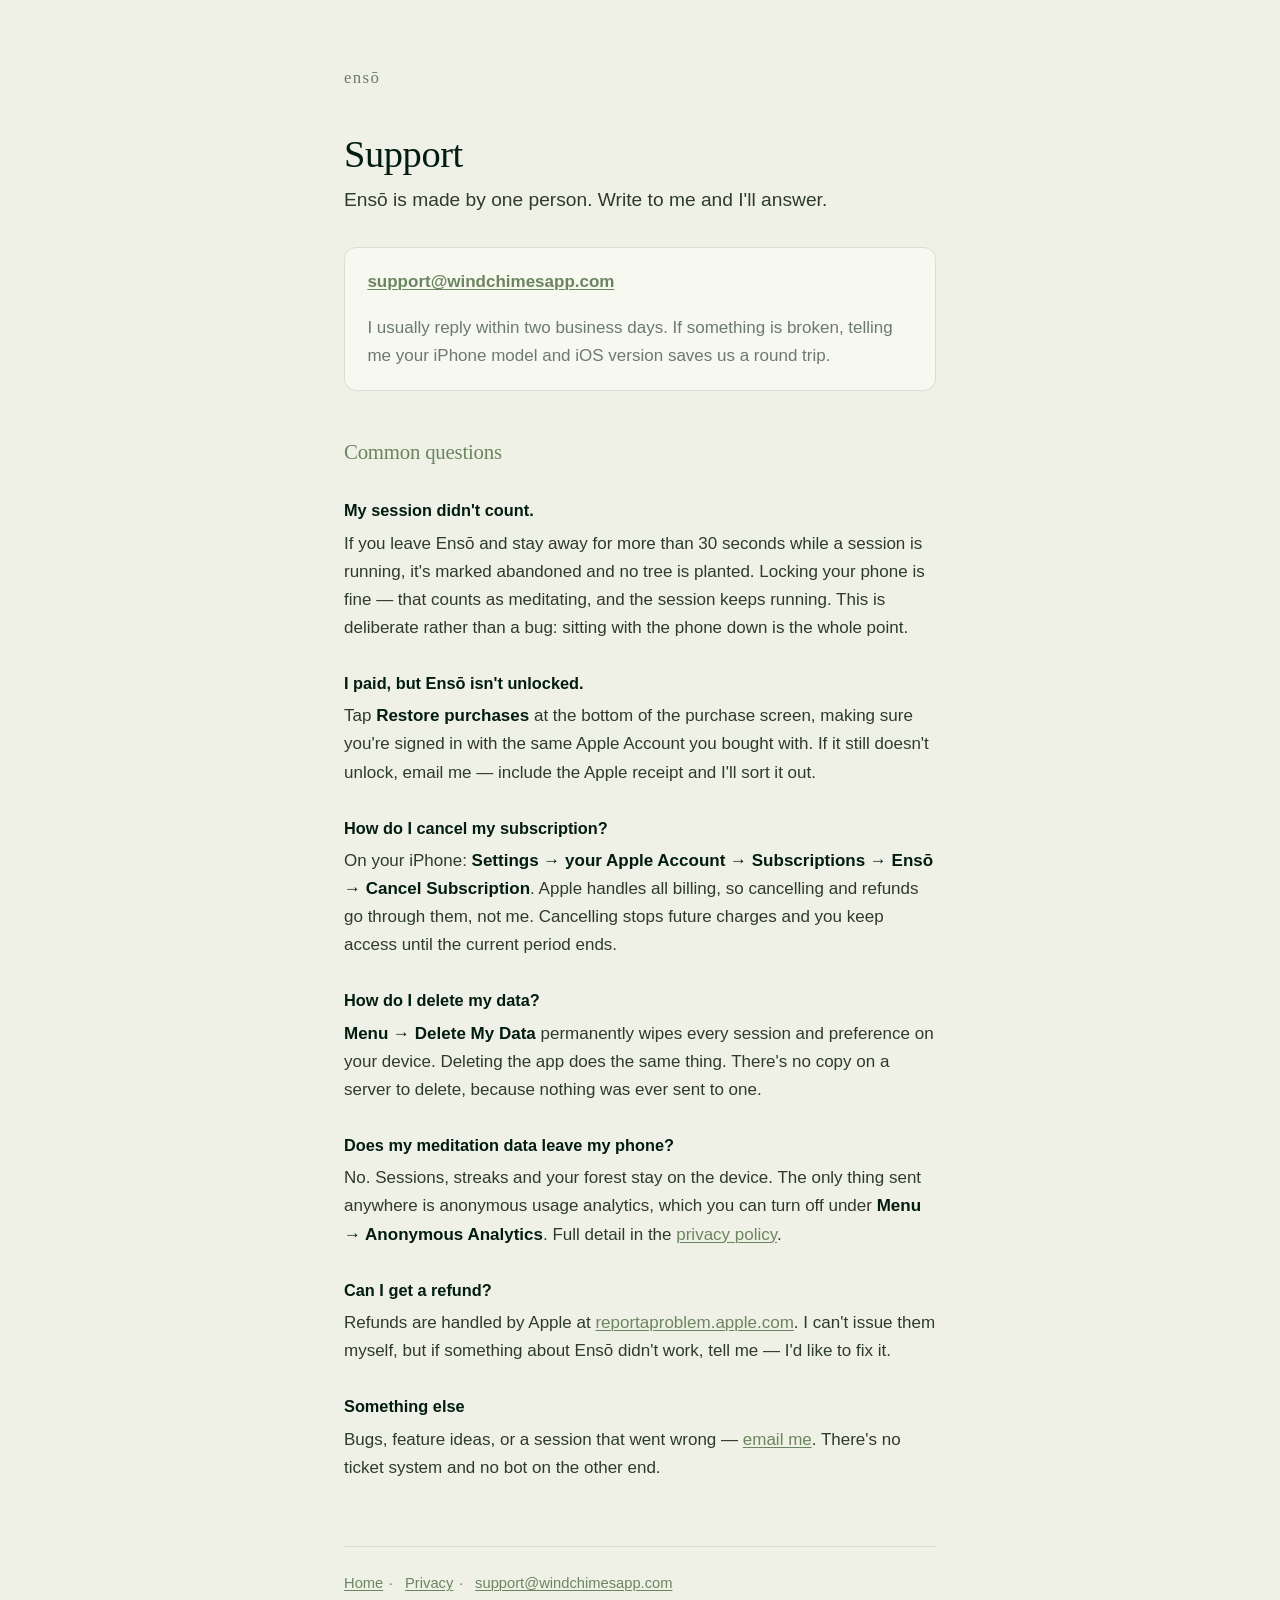
<file: support/index.html>
<!doctype html>
<html lang="en">
<head>
<meta charset="utf-8">
<meta name="viewport" content="width=device-width, initial-scale=1">
<title>Ensō — Support</title>
<meta name="description" content="Support for Ensō, the meditation timer for iPhone. Contact, common questions, and how to manage purchases and data.">
<link rel="stylesheet" href="/styles.css">
</head>
<body>
<div class="wrap">

  <a class="mark" href="/">ensō</a>

  <h1>Support</h1>
  <p class="lede">Ensō is made by one person. Write to me and I'll answer.</p>

  <div class="card">
    <p><strong><a href="mailto:support@windchimesapp.com">support@windchimesapp.com</a></strong></p>
    <p style="color:var(--muted)">I usually reply within two business days. If something is broken, telling me your iPhone model and iOS version saves us a round trip.</p>
  </div>

  <h2>Common questions</h2>

  <h3>My session didn't count.</h3>
  <p>If you leave Ensō and stay away for more than 30 seconds while a session is running, it's marked abandoned and no tree is planted. Locking your phone is fine — that counts as meditating, and the session keeps running. This is deliberate rather than a bug: sitting with the phone down is the whole point.</p>

  <h3>I paid, but Ensō isn't unlocked.</h3>
  <p>Tap <strong>Restore purchases</strong> at the bottom of the purchase screen, making sure you're signed in with the same Apple Account you bought with. If it still doesn't unlock, email me — include the Apple receipt and I'll sort it out.</p>

  <h3>How do I cancel my subscription?</h3>
  <p>On your iPhone: <strong>Settings → your Apple Account → Subscriptions → Ensō → Cancel Subscription</strong>. Apple handles all billing, so cancelling and refunds go through them, not me. Cancelling stops future charges and you keep access until the current period ends.</p>

  <h3>How do I delete my data?</h3>
  <p><strong>Menu → Delete My Data</strong> permanently wipes every session and preference on your device. Deleting the app does the same thing. There's no copy on a server to delete, because nothing was ever sent to one.</p>

  <h3>Does my meditation data leave my phone?</h3>
  <p>No. Sessions, streaks and your forest stay on the device. The only thing sent anywhere is anonymous usage analytics, which you can turn off under <strong>Menu → Anonymous Analytics</strong>. Full detail in the <a href="/privacy">privacy policy</a>.</p>

  <h3>Can I get a refund?</h3>
  <p>Refunds are handled by Apple at <a href="https://reportaproblem.apple.com">reportaproblem.apple.com</a>. I can't issue them myself, but if something about Ensō didn't work, tell me — I'd like to fix it.</p>

  <h3>Something else</h3>
  <p>Bugs, feature ideas, or a session that went wrong — <a href="mailto:support@windchimesapp.com">email me</a>. There's no ticket system and no bot on the other end.</p>

  <footer>
    <a href="/">Home</a><span class="sep">·</span>
    <a href="/privacy">Privacy</a><span class="sep">·</span>
    <a href="mailto:support@windchimesapp.com">support@windchimesapp.com</a>
  </footer>

</div>
</body>
</html>
</file>
<file: styles.css>
/* Enso — windchimesapp.com. Palette lifted from the app's theme.ts (sage/ink). */
*, *::before, *::after { box-sizing: border-box; }

:root {
  --bg: #EFF1E6;
  --surface: #F7F8EF;
  --ink: #2F3A2E;
  --ink-strong: #021C10;
  --muted: #6C7A70;
  --accent: #6B8560;
  --rule: #D8DED4;
}

body {
  margin: 0;
  background: var(--bg);
  color: var(--ink);
  font: 17px/1.65 -apple-system, BlinkMacSystemFont, "Segoe UI", Roboto, sans-serif;
  -webkit-font-smoothing: antialiased;
}

.wrap {
  max-width: 40rem;
  margin: 0 auto;
  padding: 4rem 1.5rem 3rem;
}

h1, h2 {
  font-family: ui-serif, Georgia, "Times New Roman", serif;
  font-weight: 500;
  color: var(--ink-strong);
  letter-spacing: -0.01em;
}

h1 { font-size: 2.4rem; line-height: 1.15; margin: 0 0 0.6rem; }
h2 { font-size: 1.3rem; margin: 2.75rem 0 0.6rem; color: var(--accent); }
h3 { font-size: 1.02rem; margin: 1.75rem 0 0.35rem; color: var(--ink-strong); }

p { margin: 0 0 1.1rem; }
ul { margin: 0 0 1.4rem; padding-left: 1.25rem; }
li { margin-bottom: 0.55rem; }
strong { color: var(--ink-strong); font-weight: 600; }

a { color: var(--accent); text-decoration-thickness: 1px; text-underline-offset: 2px; }
a:hover { color: var(--ink-strong); }

/* Wordmark, top-left on every page */
.mark {
  display: inline-block;
  font-family: ui-serif, Georgia, serif;
  font-size: 1.05rem;
  color: var(--muted);
  text-decoration: none;
  margin-bottom: 2.5rem;
  letter-spacing: 0.08em;
  text-transform: lowercase;
}
.mark:hover { color: var(--ink-strong); }

.lede { font-size: 1.2rem; line-height: 1.55; color: var(--ink); margin-bottom: 2rem; }
.stamp { color: var(--muted); font-size: 0.92rem; letter-spacing: 0.02em; margin-bottom: 2.5rem; }

/* The one pulled-out line — used sparingly, once per page at most. */
.quiet {
  border-left: 2px solid var(--rule);
  padding-left: 1.15rem;
  margin: 2.5rem 0;
  color: var(--muted);
}
.quiet p { margin: 0; }

.card {
  background: var(--surface);
  border: 1px solid var(--rule);
  border-radius: 12px;
  padding: 1.25rem 1.4rem;
  margin: 1.5rem 0 2rem;
}
.card p:last-child { margin-bottom: 0; }

footer {
  margin-top: 4rem;
  padding-top: 1.5rem;
  border-top: 1px solid var(--rule);
  color: var(--muted);
  font-size: 0.92rem;
}
footer a { margin-right: 0.35rem; }
footer .sep { margin-right: 0.5rem; }

@media (max-width: 30rem) {
  .wrap { padding-top: 2.5rem; }
  h1 { font-size: 2rem; }
}
</file>
